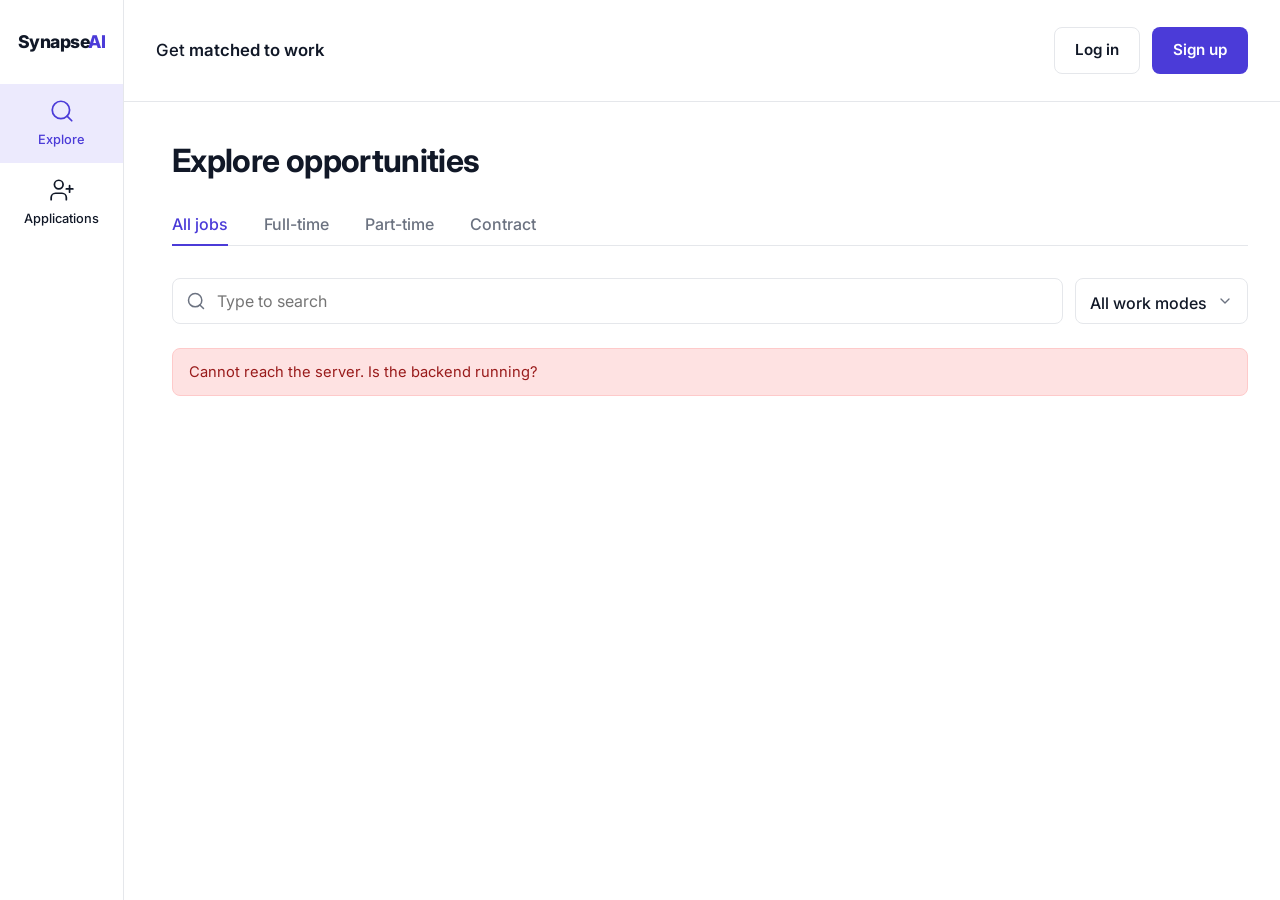
<file: frontend/index.html>
<!DOCTYPE html>
<html lang="en">
<head>
  <meta charset="UTF-8">
  <meta name="viewport" content="width=device-width, initial-scale=1.0">
  <title>SynapseAI | Explore opportunities</title>
  <link rel="preconnect" href="https://fonts.googleapis.com">
  <link rel="preconnect" href="https://fonts.gstatic.com" crossorigin>
  <link href="https://fonts.googleapis.com/css2?family=Inter:wght@400;500;600;700;800&display=swap" rel="stylesheet">
  <link rel="stylesheet" href="css/style.css">
</head>
<body>

  <aside class="sidebar" id="sidebar"></aside>

  <div class="main-area">
    <header class="topbar">
      <div class="topbar-title">Get <strong>matched to work</strong></div>
      <div class="topbar-actions" id="authActions"></div>
    </header>

    <main class="content">
      <h1 class="page-title">Explore opportunities</h1>

      <div class="tabs" id="tabs">
        <button class="tab active" data-type="">All jobs</button>
        <button class="tab" data-type="full-time">Full-time</button>
        <button class="tab" data-type="part-time">Part-time</button>
        <button class="tab" data-type="contract">Contract</button>
      </div>

      <div class="toolbar">
        <div class="search-field">
          <svg viewBox="0 0 24 24"><circle cx="11" cy="11" r="8"/><path d="m21 21-4.3-4.3"/></svg>
          <input type="text" id="search" placeholder="Type to search">
        </div>
        <select class="select-pill" id="workMode">
          <option value="">All work modes</option>
          <option value="remote">Remote</option>
          <option value="hybrid">Hybrid</option>
          <option value="onsite">Onsite</option>
        </select>
      </div>

      <div id="alert" class="alert alert-error hidden"></div>
      <div id="jobs" class="job-grid"></div>
      <div id="pagination" class="pagination"></div>
    </main>
  </div>

  <script src="js/api.js"></script>
  <script src="js/nav.js"></script>
  <script>
    const PER_PAGE = 8;
    const state = { q: "", jobType: "", workMode: "", page: 1 };

    const jobsEl = document.getElementById("jobs");
    const pagEl = document.getElementById("pagination");
    const alertEl = document.getElementById("alert");
    const authEl = document.getElementById("authActions");

    const SPARK = '<span class="spark"><svg viewBox="0 0 24 24"><path d="M12 2l2.4 7.6L22 12l-7.6 2.4L12 22l-2.4-7.6L2 12l7.6-2.4z"/></svg></span>';

    // Escape anything that came from the database before putting it in HTML
    function esc(value) {
      const d = document.createElement("div");
      d.textContent = value == null ? "" : String(value);
      return d.innerHTML;
    }
    function cap(s) {
      return s ? s.charAt(0).toUpperCase() + s.slice(1) : "";
    }

    function formatPay(j) {
      if (j.pay_min == null && j.pay_max == null) return "Pay not specified";
      const f = (n) => Number(n).toLocaleString("en-US");
      const range = j.pay_min != null && j.pay_max != null
        ? `${f(j.pay_min)} - ${f(j.pay_max)}`
        : f(j.pay_min != null ? j.pay_min : j.pay_max);
      return `${esc(j.currency)} ${range} / month`;
    }

    function postedLabel(iso) {
      const days = Math.max(0, Math.floor((Date.now() - new Date(iso).getTime()) / 86400000));
      if (days <= 7) return { text: "New opportunity", isNew: true };
      return { text: `Posted ${days} days ago`, isNew: false };
    }

    function jobCard(j) {
      const posted = postedLabel(j.created_at);
      const tags = j.skills.slice(0, 3).concat(cap(j.work_mode))
        .map((t) => `<span class="tag">${esc(t)}</span>`).join("");
      const place = j.location ? " \u00b7 " + esc(j.location) : "";
      return `
        <a class="card job-card" href="pages/job-detail.html?id=${Number(j.id)}">
          <div class="card-head">
            <h3>${esc(j.title)}</h3>
            <span class="apply-link">Apply \u2197</span>
          </div>
          <div class="pay">${formatPay(j)}</div>
          <div class="company">${esc(j.company)}${place}</div>
          <div class="meta">${tags}</div>
          <div class="card-footer">
            <div class="status-line">${posted.isNew ? SPARK : ""}<span>${posted.text}</span></div>
            <span>${esc(cap(j.job_type))}</span>
          </div>
        </a>`;
    }

    function pageItems(cur, total) {
      if (total <= 7) return Array.from({ length: total }, (_, i) => i + 1);
      const set = new Set([1, total]);
      for (let p = cur - 1; p <= cur + 1; p++) if (p > 1 && p < total) set.add(p);
      if (cur <= 3) [2, 3, 4].forEach((p) => set.add(p));
      if (cur >= total - 2) [total - 3, total - 2, total - 1].forEach((p) => set.add(p));
      const sorted = [...set].sort((a, b) => a - b);
      const out = [];
      sorted.forEach((p, i) => {
        if (i > 0 && p - sorted[i - 1] > 1) out.push("...");
        out.push(p);
      });
      return out;
    }

    function renderPagination(page, pages) {
      if (pages <= 1) { pagEl.innerHTML = ""; return; }
      let html = `<button class="page-btn" data-page="${page - 1}" ${page === 1 ? "disabled" : ""}>\u2039 Previous</button>`;
      pageItems(page, pages).forEach((p) => {
        html += p === "..."
          ? '<span class="page-gap">\u2026</span>'
          : `<button class="page-btn ${p === page ? "active" : ""}" data-page="${p}">${p}</button>`;
      });
      html += `<button class="page-btn" data-page="${page + 1}" ${page === pages ? "disabled" : ""}>Next \u203a</button>`;
      pagEl.innerHTML = html;
    }

    async function loadJobs() {
      alertEl.classList.add("hidden");
      jobsEl.innerHTML = '<div class="empty-state">Loading jobs...</div>';

      const params = { page: state.page, per_page: PER_PAGE };
      if (state.q) params.q = state.q;
      if (state.jobType) params.job_type = state.jobType;
      if (state.workMode) params.work_mode = state.workMode;

      try {
        const data = await api.listJobs(params);
        if (data.jobs.length === 0) {
          jobsEl.innerHTML = '<div class="empty-state">No jobs match your search yet.</div>';
        } else {
          jobsEl.innerHTML = data.jobs.map(jobCard).join("");
        }
        renderPagination(data.page, data.pages);
      } catch (err) {
        jobsEl.innerHTML = "";
        pagEl.innerHTML = "";
        alertEl.textContent = err.message;
        alertEl.classList.remove("hidden");
      }
    }

    function renderAuth() {
      const user = Auth.getUser();
      if (user && Auth.isLoggedIn()) {
        authEl.innerHTML =
          `<span class="muted">${esc(user.name || user.email)}</span>` +
          '<button class="btn btn-outline" id="logoutBtn">Log out</button>';
        document.getElementById("logoutBtn").addEventListener("click", () => {
          Auth.clear();
          renderAuth();
        });
      } else {
        authEl.innerHTML =
          '<a class="btn btn-outline" href="pages/login.html">Log in</a>' +
          '<a class="btn btn-primary" href="pages/register.html">Sign up</a>';
      }
    }

    // Tabs filter by job type
    document.getElementById("tabs").addEventListener("click", (e) => {
      const btn = e.target.closest(".tab");
      if (!btn) return;
      document.querySelectorAll(".tab").forEach((t) => t.classList.remove("active"));
      btn.classList.add("active");
      state.jobType = btn.dataset.type;
      state.page = 1;
      loadJobs();
    });

    // Search as you type (waits 350ms after the last keystroke)
    let timer;
    document.getElementById("search").addEventListener("input", (e) => {
      clearTimeout(timer);
      timer = setTimeout(() => {
        state.q = e.target.value.trim();
        state.page = 1;
        loadJobs();
      }, 350);
    });

    document.getElementById("workMode").addEventListener("change", (e) => {
      state.workMode = e.target.value;
      state.page = 1;
      loadJobs();
    });

    pagEl.addEventListener("click", (e) => {
      const btn = e.target.closest(".page-btn");
      if (!btn || btn.disabled) return;
      state.page = Number(btn.dataset.page);
      loadJobs();
      window.scrollTo({ top: 0, behavior: "smooth" });
    });

    renderAuth();
    loadJobs();
  </script>
</body>
</html>
</file>
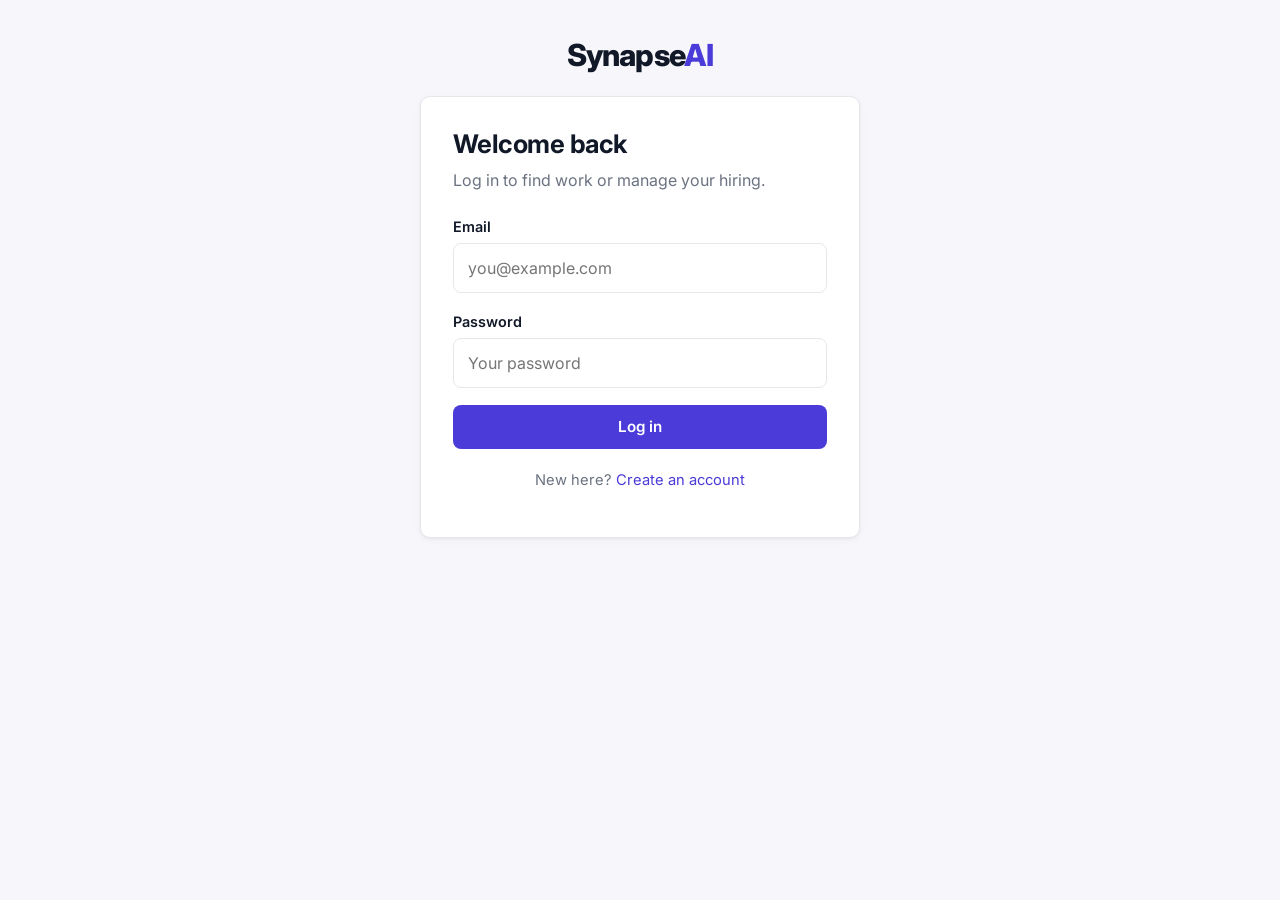
<file: frontend/pages/admin.html>
<!DOCTYPE html>
<html lang="en">
<head>
  <meta charset="UTF-8">
  <meta name="viewport" content="width=device-width, initial-scale=1.0">
  <title>Admin | SynapseAI</title>
  <link rel="preconnect" href="https://fonts.googleapis.com">
  <link rel="preconnect" href="https://fonts.gstatic.com" crossorigin>
  <link href="https://fonts.googleapis.com/css2?family=Inter:wght@400;500;600;700;800&display=swap" rel="stylesheet">
  <link rel="stylesheet" href="../css/style.css">
  <style>
    .eyebrow {
      display: flex;
      align-items: center;
      gap: 0.5rem;
      margin-bottom: 0.6rem;
      font-size: 0.78rem;
      font-weight: 600;
      letter-spacing: 0.12em;
      text-transform: uppercase;
      color: var(--primary);
    }
    .eyebrow::before {
      content: "";
      width: 8px;
      height: 8px;
      border-radius: 50%;
      background: var(--primary);
    }

    .tab .count {
      margin-left: 0.35rem;
      padding: 0.05rem 0.5rem;
      border-radius: 999px;
      background: var(--surface);
      color: var(--muted);
      font-size: 0.75rem;
      font-weight: 600;
    }
    .tab.active .count { background: var(--primary-light); color: var(--primary); }
    .tab .count.alert-count { background: #fef3c7; color: #92400e; }

    .panel-bar {
      display: flex;
      align-items: center;
      justify-content: space-between;
      flex-wrap: wrap;
      gap: 0.75rem;
      margin-bottom: 1rem;
    }
    .panel-bar select { width: auto; min-width: 180px; }

    .table-card { padding: 0; overflow: hidden; }
    .table-card th:first-child, .table-card td:first-child { padding-left: 1.5rem; }
    .table-card th:last-child, .table-card td:last-child { padding-right: 1.5rem; }
    .table-card tr:last-child td { border-bottom: none; }
    .name { font-weight: 600; color: var(--text); }
    a.name:hover { color: var(--primary); text-decoration: none; }
    .sub { color: var(--muted); font-size: 0.85rem; }
    .actions { display: flex; flex-wrap: wrap; gap: 0.4rem; }
    .note { color: var(--muted); font-size: 0.85rem; margin-top: 1rem; }
    .warn-badge { background: #fef3c7; color: #92400e; }
    .btn-success { background: var(--success); color: #fff; }
    .btn-success:hover:not(:disabled) { background: #166534; }
  </style>
</head>
<body>

  <aside class="sidebar" id="sidebar"></aside>

  <div class="main-area">
    <header class="topbar">
      <div class="topbar-title">Admin <strong>panel</strong></div>
      <div class="topbar-actions" id="authActions"></div>
    </header>

    <main class="content">
      <div class="eyebrow">Admin</div>
      <h1 class="page-title">Review and manage</h1>

      <div id="alert" class="alert alert-error hidden"></div>
      <div id="success" class="alert alert-success hidden"></div>
      <div id="tabs" class="tabs hidden"></div>
      <div id="panel"><div class="empty-state">Loading...</div></div>
    </main>
  </div>

  <script src="../js/api.js"></script>
  <script src="../js/nav.js"></script>
  <script>
    // Logged-out visitors go to log in, then come straight back here
    if (!Auth.isLoggedIn()) {
      location.replace("login.html?next=" + encodeURIComponent("admin.html"));
    }

    const user = Auth.getUser();
    const authEl = document.getElementById("authActions");
    const panelEl = document.getElementById("panel");
    const tabsEl = document.getElementById("tabs");
    const alertEl = document.getElementById("alert");
    const successEl = document.getElementById("success");

    // The admin routes are called directly here (apiRequest comes from api.js)
    const adminApi = {
      jobs: () => apiRequest("/admin/jobs", { auth: true }),
      employers: () => apiRequest("/admin/employers", { auth: true }),
      users: () => apiRequest("/admin/users", { auth: true }),
      setJob: (id, status) => apiRequest(`/admin/jobs/${id}`, { method: "PATCH", body: { status }, auth: true }),
      setEmployer: (id, is_approved) => apiRequest(`/admin/employers/${id}`, { method: "PATCH", body: { is_approved }, auth: true }),
      setUser: (id, is_active) => apiRequest(`/admin/users/${id}`, { method: "PATCH", body: { is_active }, auth: true }),
    };

    const JOB_LABELS = { pending: "Pending", open: "Live", closed: "Closed" };

    let data = { jobs: [], employers: [], users: [] };
    let activeTab = "jobs";
    let jobFilter = "pending";

    // Escape anything that came from the database before putting it in HTML
    function esc(value) {
      const d = document.createElement("div");
      d.textContent = value == null ? "" : String(value);
      return d.innerHTML;
    }
    function cap(s) {
      return s ? s.charAt(0).toUpperCase() + s.slice(1) : "";
    }
    function formatDate(iso) {
      if (!iso) return "";
      return new Date(iso).toLocaleDateString("en-GB", { day: "numeric", month: "short", year: "numeric" });
    }
    function showError(message) {
      successEl.classList.add("hidden");
      alertEl.textContent = message;
      alertEl.classList.remove("hidden");
    }
    function showSuccess(message) {
      alertEl.classList.add("hidden");
      successEl.textContent = message;
      successEl.classList.remove("hidden");
    }

    function renderAuth() {
      authEl.innerHTML =
        `<span class="muted">${esc(user.name || user.email)}</span>` +
        '<button class="btn btn-outline" id="logoutBtn">Log out</button>';
      document.getElementById("logoutBtn").addEventListener("click", () => {
        Auth.clear();
        location.href = "../index.html";
      });
    }

    // ---------- Tabs ----------
    function renderTabs() {
      const pendingJobs = data.jobs.filter((j) => j.status === "pending").length;
      const waitingEmployers = data.employers.filter((e) => !e.is_approved).length;
      const tabs = [
        ["jobs", "Jobs", pendingJobs, pendingJobs > 0],
        ["employers", "Employers", waitingEmployers, waitingEmployers > 0],
        ["users", "Users", data.users.length, false],
      ];
      tabsEl.innerHTML = tabs
        .map(([key, label, n, highlight]) =>
          `<button class="tab ${key === activeTab ? "active" : ""}" data-tab="${key}">${label}` +
          `<span class="count ${highlight && key !== activeTab ? "alert-count" : ""}">${n}</span></button>`)
        .join("");
      tabsEl.classList.remove("hidden");
    }

    // ---------- Jobs ----------
    function jobActions(j) {
      const id = Number(j.id);
      const employerId = Number(j.employer_id);
      const btn = (act, label, cls) =>
        `<button class="btn btn-small ${cls}" data-act="${act}" data-id="${id}" data-employer="${employerId}">${label}</button>`;

      if (j.status === "pending") {
        const approve = j.employer_approved
          ? btn("approve", "Approve", "btn-success")
          : btn("approve-both", "Approve company + job", "btn-success");
        return approve + btn("reject", "Reject", "btn-outline");
      }
      if (j.status === "open") return btn("close", "Close", "btn-outline");
      return j.employer_approved
        ? btn("reopen", "Reopen", "btn-outline")
        : btn("approve-both", "Approve company + reopen", "btn-outline");
    }

    function renderJobs() {
      const counts = { pending: 0, open: 0, closed: 0 };
      data.jobs.forEach((j) => { counts[j.status] = (counts[j.status] || 0) + 1; });

      const filterOptions = [
        ["pending", `Pending approval (${counts.pending})`],
        ["open", `Live (${counts.open})`],
        ["closed", `Closed (${counts.closed})`],
        ["all", `All jobs (${data.jobs.length})`],
      ].map(([v, l]) => `<option value="${v}" ${v === jobFilter ? "selected" : ""}>${l}</option>`).join("");

      const shown = jobFilter === "all" ? data.jobs : data.jobs.filter((j) => j.status === jobFilter);

      let body;
      if (shown.length === 0) {
        body = `<div class="card empty-state">${jobFilter === "pending" ? "Nothing waiting for approval. All caught up." : "No jobs here."}</div>`;
      } else {
        const rows = shown.map((j) => {
          const place = j.location ? " \u00b7 " + esc(j.location) : "";
          const employerBadge = j.employer_approved
            ? ""
            : '<div style="margin-top:0.35rem"><span class="badge warn-badge">Company not approved</span></div>';
          return `
            <tr>
              <td>
                <a class="name" href="job-detail.html?id=${Number(j.id)}">${esc(j.title)}</a>
                <div class="sub">${esc(j.company)}${place}</div>
                <div class="sub">${esc(cap(j.job_type))} \u00b7 ${esc(cap(j.work_mode))}</div>
              </td>
              <td><span class="badge badge-${esc(j.status)}">${esc(JOB_LABELS[j.status] || j.status)}</span>${employerBadge}</td>
              <td>${formatDate(j.created_at)}</td>
              <td><div class="actions">${jobActions(j)}</div></td>
            </tr>`;
        }).join("");
        body = `
          <div class="card table-card table-wrap">
            <table>
              <thead><tr><th>Job</th><th>Status</th><th>Posted</th><th>Actions</th></tr></thead>
              <tbody>${rows}</tbody>
            </table>
          </div>`;
      }

      panelEl.innerHTML = `
        <div class="panel-bar"><select id="jobFilter">${filterOptions}</select></div>
        ${body}`;
    }

    // ---------- Employers ----------
    function renderEmployers() {
      if (data.employers.length === 0) {
        panelEl.innerHTML = '<div class="card empty-state">No employers have signed up yet.</div>';
        return;
      }
      const rows = data.employers.map((e) => {
        const status = e.is_approved
          ? '<span class="badge badge-accepted">Approved</span>'
          : '<span class="badge badge-pending">Waiting</span>';
        const action = e.is_approved
          ? `<button class="btn btn-small btn-outline" data-act="revoke-employer" data-id="${Number(e.id)}" data-name="${esc(e.company_name)}">Revoke</button>`
          : `<button class="btn btn-small btn-success" data-act="approve-employer" data-id="${Number(e.id)}">Approve</button>`;
        return `
          <tr>
            <td>
              <div class="name">${esc(e.company_name)}</div>
              ${e.location ? `<div class="sub">${esc(e.location)}</div>` : ""}
            </td>
            <td>${esc(e.email)}</td>
            <td>${status}</td>
            <td>${formatDate(e.created_at)}</td>
            <td><div class="actions">${action}</div></td>
          </tr>`;
      }).join("");

      panelEl.innerHTML = `
        <div class="card table-card table-wrap">
          <table>
            <thead><tr><th>Company</th><th>Email</th><th>Status</th><th>Joined</th><th>Actions</th></tr></thead>
            <tbody>${rows}</tbody>
          </table>
        </div>
        <p class="note">Revoking a company stops its new jobs from being approved. It does not take jobs that are already live offline. Close those in the Jobs tab.</p>`;
    }

    // ---------- Users ----------
    function renderUsers() {
      if (data.users.length === 0) {
        panelEl.innerHTML = '<div class="card empty-state">No users yet.</div>';
        return;
      }
      const rows = data.users.map((u) => {
        const status = u.is_active
          ? '<span class="badge badge-open">Active</span>'
          : '<span class="badge badge-closed">Disabled</span>';
        let action;
        if (u.id === user.id) {
          action = '<span class="muted">This is you</span>';
        } else if (u.is_active) {
          action = `<button class="btn btn-small btn-outline" data-act="disable-user" data-id="${Number(u.id)}" data-name="${esc(u.email)}">Disable</button>`;
        } else {
          action = `<button class="btn btn-small btn-success" data-act="enable-user" data-id="${Number(u.id)}">Enable</button>`;
        }
        return `
          <tr>
            <td class="name">${esc(u.email)}</td>
            <td><span class="badge">${esc(u.role)}</span></td>
            <td>${status}</td>
            <td>${formatDate(u.created_at)}</td>
            <td><div class="actions">${action}</div></td>
          </tr>`;
      }).join("");

      panelEl.innerHTML = `
        <div class="card table-card table-wrap">
          <table>
            <thead><tr><th>Email</th><th>Role</th><th>Status</th><th>Joined</th><th>Actions</th></tr></thead>
            <tbody>${rows}</tbody>
          </table>
        </div>
        <p class="note">A disabled user can't log in. Someone already logged in may stay signed in for a few more minutes.</p>`;
    }

    function render() {
      renderTabs();
      if (activeTab === "jobs") renderJobs();
      else if (activeTab === "employers") renderEmployers();
      else renderUsers();
    }

    // ---------- Events ----------
    tabsEl.addEventListener("click", (e) => {
      const btn = e.target.closest(".tab");
      if (!btn) return;
      activeTab = btn.dataset.tab;
      render();
    });

    panelEl.addEventListener("change", (e) => {
      if (e.target.id === "jobFilter") {
        jobFilter = e.target.value;
        renderJobs();
      }
    });

    panelEl.addEventListener("click", async (e) => {
      const btn = e.target.closest("button[data-act]");
      if (!btn || btn.disabled) return;

      const id = Number(btn.dataset.id);
      const act = btn.dataset.act;
      let message = "";

      if (act === "reject" && !confirm("Reject this job? It will be closed and will not appear on the site.")) return;
      if (act === "close" && !confirm("Close this job? It will disappear from the site.")) return;
      if (act === "revoke-employer" && !confirm(`Revoke approval for ${btn.dataset.name}?`)) return;
      if (act === "disable-user" && !confirm(`Disable ${btn.dataset.name}? They won't be able to log in.`)) return;

      btn.disabled = true;
      try {
        if (act === "approve" || act === "reopen") {
          await adminApi.setJob(id, "open");
          message = "Job is now live.";
        } else if (act === "approve-both") {
          await adminApi.setEmployer(Number(btn.dataset.employer), true);
          await adminApi.setJob(id, "open");
          message = "Company approved and job is now live.";
        } else if (act === "reject" || act === "close") {
          await adminApi.setJob(id, "closed");
          message = "Job closed.";
        } else if (act === "approve-employer") {
          await adminApi.setEmployer(id, true);
          message = "Company approved.";
        } else if (act === "revoke-employer") {
          await adminApi.setEmployer(id, false);
          message = "Company approval revoked.";
        } else if (act === "disable-user") {
          await adminApi.setUser(id, false);
          message = "User disabled.";
        } else if (act === "enable-user") {
          await adminApi.setUser(id, true);
          message = "User enabled.";
        }
        await loadAll();
        showSuccess(message);
      } catch (err) {
        btn.disabled = false;
        showError(err.message);
      }
    });

    async function loadAll() {
      const [jobs, employers, users] = await Promise.all([
        adminApi.jobs(), adminApi.employers(), adminApi.users(),
      ]);
      data = { jobs: jobs.jobs, employers: employers.employers, users: users.users };
      render();
    }

    async function init() {
      if (!Auth.isLoggedIn()) return; // redirect to login is already under way
      renderAuth();

      if (user.role !== "admin") {
        panelEl.innerHTML = '<div class="card empty-state">This page is for admins only.</div>';
        return;
      }

      try {
        await loadAll();
      } catch (err) {
        if (!Auth.isLoggedIn()) {
          // The saved login expired: send them to log in again
          location.replace("login.html?next=" + encodeURIComponent("admin.html"));
          return;
        }
        panelEl.innerHTML = "";
        showError(err.message);
      }
    }

    init();
  </script>
</body>
</html>
</file>
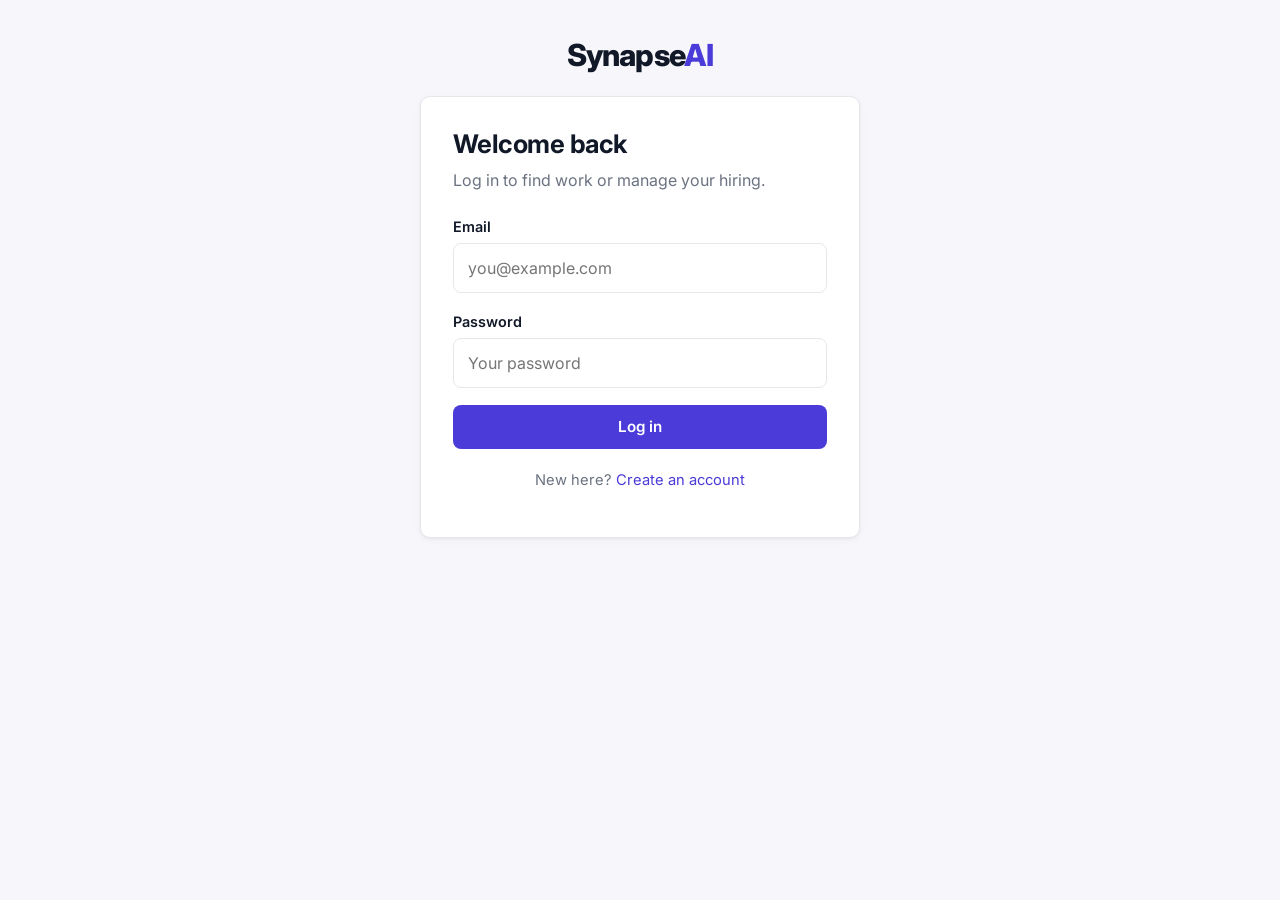
<file: frontend/pages/applicants.html>
<!DOCTYPE html>
<html lang="en">
<head>
  <meta charset="UTF-8">
  <meta name="viewport" content="width=device-width, initial-scale=1.0">
  <title>Applicants | SynapseAI</title>
  <link rel="preconnect" href="https://fonts.googleapis.com">
  <link rel="preconnect" href="https://fonts.gstatic.com" crossorigin>
  <link href="https://fonts.googleapis.com/css2?family=Inter:wght@400;500;600;700;800&display=swap" rel="stylesheet">
  <link rel="stylesheet" href="../css/style.css">
  <style>
    .eyebrow {
      display: flex;
      align-items: center;
      gap: 0.5rem;
      margin-bottom: 0.6rem;
      font-size: 0.78rem;
      font-weight: 600;
      letter-spacing: 0.12em;
      text-transform: uppercase;
      color: var(--primary);
    }
    .eyebrow::before {
      content: "";
      width: 8px;
      height: 8px;
      border-radius: 50%;
      background: var(--primary);
    }
    .back-link { display: inline-block; margin-bottom: 1.25rem; color: var(--muted); font-weight: 500; }
    .back-link:hover { color: var(--primary); text-decoration: none; }

    .tab .count {
      margin-left: 0.35rem;
      padding: 0.05rem 0.5rem;
      border-radius: 999px;
      background: var(--surface);
      color: var(--muted);
      font-size: 0.75rem;
      font-weight: 600;
    }
    .tab.active .count { background: var(--primary-light); color: var(--primary); }

    .applicant-list { display: grid; gap: 1rem; }
    .applicant { padding: 1.25rem 1.5rem; }
    .ap-head {
      display: flex;
      align-items: flex-start;
      justify-content: space-between;
      gap: 1rem;
    }
    .ap-head h3 { font-size: 1.15rem; font-weight: 600; margin-bottom: 0.1rem; }
    .ap-headline { color: #374151; }
    .ap-facts {
      display: flex;
      flex-wrap: wrap;
      gap: 0.4rem 1.25rem;
      margin-top: 0.75rem;
      color: var(--muted);
      font-size: 0.9rem;
    }
    .ap-skills { display: flex; flex-wrap: wrap; gap: 0.4rem; margin-top: 0.85rem; }
    .ap-letter {
      margin-top: 0.85rem;
      padding: 0.75rem 1rem;
      background: var(--surface);
      border-radius: 8px;
      color: #374151;
      font-size: 0.92rem;
      white-space: pre-line;
    }
    .ap-letter .lbl {
      display: block;
      margin-bottom: 0.2rem;
      font-size: 0.75rem;
      font-weight: 600;
      letter-spacing: 0.08em;
      text-transform: uppercase;
      color: var(--muted);
    }
    .ap-actions {
      display: flex;
      flex-wrap: wrap;
      align-items: center;
      gap: 0.5rem;
      margin-top: 1rem;
      padding-top: 1rem;
      border-top: 1px solid var(--border);
    }
    .ap-actions .spacer { flex: 1; }
    .btn-success { background: var(--success); color: #fff; }
    .btn-success:hover:not(:disabled) { background: #166534; }
    @media (max-width: 700px) {
      .ap-head { flex-direction: column; }
    }
  </style>
</head>
<body>

  <aside class="sidebar" id="sidebar"></aside>

  <div class="main-area">
    <header class="topbar">
      <div class="topbar-title">Hire <strong>great people</strong></div>
      <div class="topbar-actions" id="authActions"></div>
    </header>

    <main class="content">
      <a class="back-link" href="employer.html">&larr; Back to dashboard</a>
      <div class="eyebrow">Applicants</div>
      <h1 class="page-title" id="pageTitle">Applicants</h1>

      <div id="alert" class="alert alert-error hidden"></div>
      <div id="tabs" class="tabs hidden"></div>
      <div id="list" class="applicant-list"><div class="empty-state">Loading applicants...</div></div>
    </main>
  </div>

  <script src="../js/api.js"></script>
  <script src="../js/nav.js"></script>
  <script>
    const params = new URLSearchParams(location.search);
    const jobId = Number(params.get("id"));
    const returnTo = "applicants.html?id=" + jobId;

    // Logged-out visitors go to log in, then come straight back here
    if (!Auth.isLoggedIn()) {
      location.replace("login.html?next=" + encodeURIComponent(returnTo));
    }

    const user = Auth.getUser();
    const authEl = document.getElementById("authActions");
    const listEl = document.getElementById("list");
    const tabsEl = document.getElementById("tabs");
    const alertEl = document.getElementById("alert");
    const titleEl = document.getElementById("pageTitle");

    const STATUSES = ["applied", "shortlisted", "accepted", "rejected"];
    const STATUS_LABELS = {
      applied: "Applied",
      shortlisted: "Shortlisted",
      accepted: "Accepted",
      rejected: "Not selected",
    };

    let applications = [];
    let activeFilter = "all";

    // Escape anything that came from the database before putting it in HTML
    function esc(value) {
      const d = document.createElement("div");
      d.textContent = value == null ? "" : String(value);
      return d.innerHTML;
    }
    function cap(s) {
      return s ? s.charAt(0).toUpperCase() + s.slice(1) : "";
    }
    function formatDate(iso) {
      if (!iso) return "";
      return new Date(iso).toLocaleDateString("en-GB", { day: "numeric", month: "short", year: "numeric" });
    }
    function showError(message) {
      alertEl.textContent = message;
      alertEl.classList.remove("hidden");
    }

    function renderAuth() {
      authEl.innerHTML =
        `<span class="muted">${esc(user.name || user.email)}</span>` +
        '<button class="btn btn-outline" id="logoutBtn">Log out</button>';
      document.getElementById("logoutBtn").addEventListener("click", () => {
        Auth.clear();
        location.href = "../index.html";
      });
    }

    function countFor(status) {
      return applications.filter((a) => a.status === status).length;
    }

    function renderTabs() {
      const tabs = [["all", "All", applications.length]]
        .concat(STATUSES.map((s) => [s, STATUS_LABELS[s], countFor(s)]));
      tabsEl.innerHTML = tabs
        .map(([key, label, n]) =>
          `<button class="tab ${key === activeFilter ? "active" : ""}" data-filter="${key}">${label}<span class="count">${n}</span></button>`)
        .join("");
      tabsEl.classList.remove("hidden");
    }

    function actionButtons(a) {
      const btn = (status, label, cls) =>
        `<button class="btn btn-small ${cls}" data-action="${status}" data-id="${Number(a.id)}" ${a.status === status ? "disabled" : ""}>${label}</button>`;
      return (
        btn("shortlisted", "Shortlist", "btn-outline") +
        btn("accepted", "Accept", "btn-success") +
        '<span class="spacer"></span>' +
        btn("rejected", "Reject", "btn-outline")
      );
    }

    function applicantCard(a) {
      const c = a.candidate;
      const skills = c.skills.map((s) => `<span class="tag">${esc(s)}</span>`).join("");

      const facts = [];
      if (c.location) facts.push(esc(c.location));
      if (c.experience_years != null) facts.push(`${Number(c.experience_years)} yr${Number(c.experience_years) === 1 ? "" : "s"} experience`);
      if (c.availability) facts.push(esc(cap(c.availability)));
      facts.push(`<a href="mailto:${esc(c.email)}">${esc(c.email)}</a>`);

      // An uploaded CV opens through a short-lived link; an older pasted link still works
      let resume;
      if (c.has_resume) {
        resume = `<button class="btn btn-small btn-outline" data-view-cv="${Number(a.id)}">View CV \u2197</button>`;
      } else if (c.resume_url && /^https?:\/\//i.test(c.resume_url)) {
        resume = `<a class="btn btn-small btn-outline" href="${esc(c.resume_url)}" target="_blank" rel="noopener noreferrer">View CV \u2197</a>`;
      } else {
        resume = '<span class="muted" style="font-size:0.88rem">No CV added</span>';
      }

      const letter = a.cover_letter
        ? `<div class="ap-letter"><span class="lbl">Cover letter</span>${esc(a.cover_letter)}</div>`
        : "";

      return `
        <div class="card applicant" id="app-${Number(a.id)}">
          <div class="ap-head">
            <div>
              <h3>${esc(c.full_name)}</h3>
              ${c.headline ? `<div class="ap-headline">${esc(c.headline)}</div>` : ""}
            </div>
            <span class="badge badge-${esc(a.status)}">${esc(STATUS_LABELS[a.status] || a.status)}</span>
          </div>
          <div class="ap-facts">${facts.map((f) => `<span>${f}</span>`).join("")}</div>
          ${skills ? `<div class="ap-skills">${skills}</div>` : ""}
          ${letter}
          <div class="ap-actions">
            ${actionButtons(a)}
            ${resume}
          </div>
          <div class="muted" style="font-size:0.82rem;margin-top:0.75rem">Applied on ${formatDate(a.created_at)}</div>
        </div>`;
    }

    function renderList() {
      if (applications.length === 0) {
        listEl.innerHTML = '<div class="card empty-state">Nobody has applied to this job yet.</div>';
        return;
      }
      const shown = activeFilter === "all"
        ? applications
        : applications.filter((a) => a.status === activeFilter);
      listEl.innerHTML = shown.length
        ? shown.map(applicantCard).join("")
        : '<div class="empty-state">No applicants with this status.</div>';
    }

    tabsEl.addEventListener("click", (e) => {
      const btn = e.target.closest(".tab");
      if (!btn) return;
      activeFilter = btn.dataset.filter;
      renderTabs();
      renderList();
    });

    // Shortlist / Accept / Reject
    listEl.addEventListener("click", async (e) => {
      const btn = e.target.closest("button[data-action]");
      if (!btn || btn.disabled) return;

      const id = Number(btn.dataset.id);
      const status = btn.dataset.action;
      const app = applications.find((a) => a.id === id);
      if (!app) return;

      if (status === "rejected" && !confirm(`Reject ${app.candidate.full_name}? They will see "Not selected" on their applications page.`)) {
        return;
      }

      alertEl.classList.add("hidden");
      btn.disabled = true;
      try {
        const data = await api.setApplicationStatus(id, status);
        app.status = data.application.status;
        renderTabs();
        renderList();
      } catch (err) {
        btn.disabled = false;
        showError(err.message);
      }
    });

        // View CV: ask the server for a link that works for 5 minutes
    listEl.addEventListener("click", async (e) => {
      const btn = e.target.closest("button[data-view-cv]");
      if (!btn) return;

      alertEl.classList.add("hidden");
      // Open the tab first so the browser doesn't block it as a pop-up
      const tab = window.open("about:blank", "_blank");
      btn.disabled = true;
      try {
        const data = await api.applicantResumeLink(Number(btn.dataset.viewCv));
        if (tab) { tab.opener = null; tab.location = data.url; }
        else location.href = data.url;
      } catch (err) {
        if (tab) tab.close();
        showError(err.message);
      } finally {
        btn.disabled = false;
      }
    }); 

    async function init() {
      if (!Auth.isLoggedIn()) return; // redirect to login is already under way
      renderAuth();

      if (user.role !== "employer") {
        listEl.innerHTML = '<div class="card empty-state">This page is for employers. Log in with an employer account to review applicants.</div>';
        return;
      }
      if (!jobId) {
        listEl.innerHTML = '<div class="card empty-state">That link looks wrong. <a href="employer.html">Back to dashboard</a></div>';
        return;
      }

      try {
        const [jobData, appData] = await Promise.all([api.getJob(jobId), api.jobApplicants(jobId)]);
        titleEl.textContent = jobData.job.title;
        document.title = `${jobData.job.title} applicants | SynapseAI`;
        applications = appData.applications;
        renderTabs();
        renderList();
      } catch (err) {
        if (!Auth.isLoggedIn()) {
          // The saved login expired: send them to log in again
          location.replace("login.html?next=" + encodeURIComponent(returnTo));
          return;
        }
        listEl.innerHTML = `<div class="card empty-state">${esc(err.message)}<br><br><a href="employer.html">Back to dashboard</a></div>`;
      }
    }

    init();
  </script>
</body>
</html>
</file>
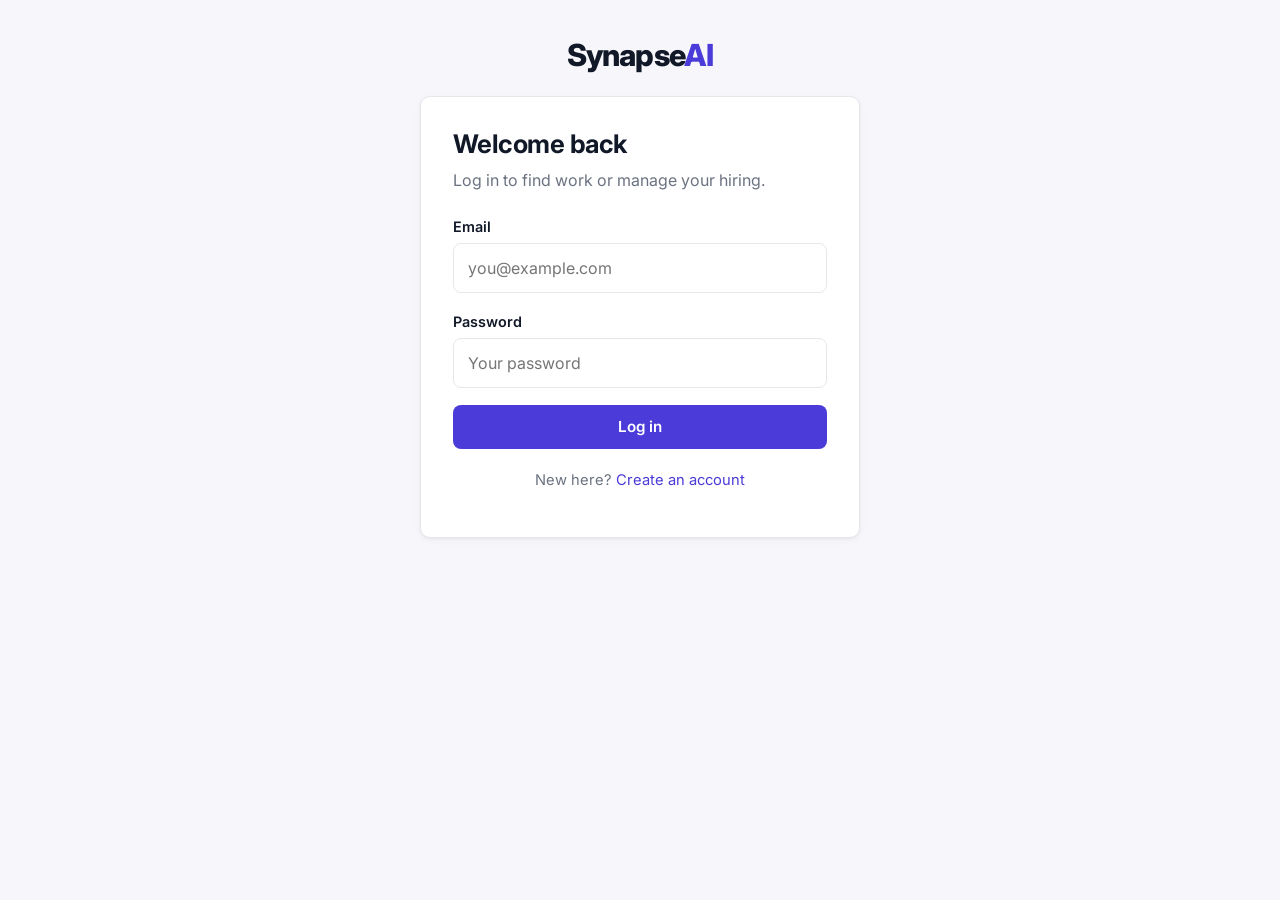
<file: frontend/pages/applications.html>
<!DOCTYPE html>
<html lang="en">
<head>
  <meta charset="UTF-8">
  <meta name="viewport" content="width=device-width, initial-scale=1.0">
  <title>My applications | SynapseAI</title>
  <link rel="preconnect" href="https://fonts.googleapis.com">
  <link rel="preconnect" href="https://fonts.gstatic.com" crossorigin>
  <link href="https://fonts.googleapis.com/css2?family=Inter:wght@400;500;600;700;800&display=swap" rel="stylesheet">
  <link rel="stylesheet" href="../css/style.css">
  <style>
    .eyebrow {
      display: flex;
      align-items: center;
      gap: 0.5rem;
      margin-bottom: 0.6rem;
      font-size: 0.78rem;
      font-weight: 600;
      letter-spacing: 0.12em;
      text-transform: uppercase;
      color: var(--primary);
    }
    .eyebrow::before {
      content: "";
      width: 8px;
      height: 8px;
      border-radius: 50%;
      background: var(--primary);
    }

    .stats {
      display: grid;
      grid-template-columns: repeat(4, minmax(0, 1fr));
      gap: 1rem;
      margin-bottom: 1.75rem;
    }
    .stat { padding: 1rem 1.25rem; }
    .stat .num { font-size: 1.8rem; font-weight: 700; letter-spacing: -0.02em; }
    .stat .lbl { color: var(--muted); font-size: 0.85rem; }

    .tab .count {
      margin-left: 0.35rem;
      padding: 0.05rem 0.5rem;
      border-radius: 999px;
      background: var(--surface);
      color: var(--muted);
      font-size: 0.75rem;
      font-weight: 600;
    }
    .tab.active .count { background: var(--primary-light); color: var(--primary); }

    .app-list { display: grid; gap: 1rem; }
    .app-card { padding: 1.25rem 1.5rem; }
    .app-head {
      display: flex;
      align-items: flex-start;
      justify-content: space-between;
      gap: 1rem;
    }
    .app-head h3 { font-size: 1.15rem; font-weight: 600; margin-bottom: 0.15rem; }
    .app-head h3 a { color: var(--text); }
    .app-head h3 a:hover { color: var(--primary); text-decoration: none; }
    .app-company { color: var(--muted); }
    .app-meta { color: var(--muted); font-size: 0.88rem; margin-top: 0.75rem; }
    .app-letter {
      margin-top: 0.75rem;
      padding: 0.75rem 1rem;
      background: var(--surface);
      border-radius: 8px;
      color: #374151;
      font-size: 0.92rem;
      white-space: pre-line;
    }
    .app-letter .lbl {
      display: block;
      margin-bottom: 0.2rem;
      font-size: 0.75rem;
      font-weight: 600;
      letter-spacing: 0.08em;
      text-transform: uppercase;
      color: var(--muted);
    }

    /* Progress tracker */
    .tracker { display: flex; align-items: center; margin-top: 1.1rem; }
    .step { display: flex; align-items: center; gap: 0.5rem; font-size: 0.85rem; font-weight: 500; color: var(--muted); }
    .step .dot {
      width: 22px;
      height: 22px;
      border-radius: 50%;
      border: 2px solid var(--border);
      background: #fff;
      display: flex;
      align-items: center;
      justify-content: center;
      font-size: 0.7rem;
      color: #fff;
      flex-shrink: 0;
    }
    .step.done { color: var(--text); }
    .step.done .dot { background: var(--primary); border-color: var(--primary); }
    .step.current { color: var(--primary); font-weight: 600; }
    .step.current .dot { border-color: var(--primary); box-shadow: 0 0 0 3px var(--primary-light); }
    .step.failed { color: var(--danger); font-weight: 600; }
    .step.failed .dot { background: var(--danger); border-color: var(--danger); }
    .line { flex: 1; height: 2px; background: var(--border); margin: 0 0.6rem; min-width: 16px; }
    .line.done { background: var(--primary); }

    @media (max-width: 700px) {
      .stats { grid-template-columns: repeat(2, minmax(0, 1fr)); }
      .app-head { flex-direction: column; }
      .step span.text { display: none; }
      .step.current span.text, .step.failed span.text { display: inline; }
    }
  </style>
</head>
<body>

<aside class="sidebar" id="sidebar"></aside>

  <div class="main-area">
    <header class="topbar">
      <div class="topbar-title">Get <strong>matched to work</strong></div>
      <div class="topbar-actions" id="authActions"></div>
    </header>

    <main class="content">
      <div class="eyebrow">Your applications</div>
      <h1 class="page-title">My applications</h1>

      <div id="alert" class="alert alert-error hidden"></div>
      <div id="stats" class="stats hidden"></div>
      <div id="tabs" class="tabs hidden"></div>
      <div id="list" class="app-list"><div class="empty-state">Loading your applications...</div></div>
    </main>
  </div>

  
  <script src="../js/api.js"></script>
  <script src="../js/nav.js"></script>
  <script>
    // Logged-out visitors go to log in, then come straight back here
    if (!Auth.isLoggedIn()) {
      location.replace("login.html?next=" + encodeURIComponent("applications.html"));
    }

    const user = Auth.getUser();
    const authEl = document.getElementById("authActions");
    const listEl = document.getElementById("list");
    const tabsEl = document.getElementById("tabs");
    const statsEl = document.getElementById("stats");
    const alertEl = document.getElementById("alert");

    const STATUSES = ["applied", "shortlisted", "accepted", "rejected"];
    const STATUS_LABELS = {
      applied: "Applied",
      shortlisted: "Shortlisted",
      accepted: "Accepted",
      rejected: "Not selected",
    };

    let applications = [];
    let activeFilter = "all";

    // Escape anything that came from the database before putting it in HTML
    function esc(value) {
      const d = document.createElement("div");
      d.textContent = value == null ? "" : String(value);
      return d.innerHTML;
    }

    function formatDate(iso) {
      if (!iso) return "";
      return new Date(iso).toLocaleDateString("en-GB", { day: "numeric", month: "short", year: "numeric" });
    }

    function renderAuth() {
      authEl.innerHTML =
        `<span class="muted">${esc(user.name || user.email)}</span>` +
        '<button class="btn btn-outline" id="logoutBtn">Log out</button>';
      document.getElementById("logoutBtn").addEventListener("click", () => {
        Auth.clear();
        location.href = "../index.html";
      });
    }

    function tracker(status) {
      const dot = (cls, mark) => `<span class="dot">${mark || ""}</span>`;
      const check = "\u2713";

      if (status === "rejected") {
        return `
          <div class="tracker">
            <div class="step done"><span class="dot">${check}</span><span class="text">Applied</span></div>
            <div class="line done"></div>
            <div class="step failed"><span class="dot">\u00d7</span><span class="text">Not selected</span></div>
          </div>`;
      }

      const order = ["applied", "shortlisted", "accepted"];
      const reached = order.indexOf(status);
      const parts = order.map((s, i) => {
        let cls = "step";
        let mark = "";
        if (i < reached || (i === reached && status === "accepted")) { cls += " done"; mark = check; }
        else if (i === reached) { cls += " current"; }
        const line = i < order.length - 1
          ? `<div class="line ${i < reached ? "done" : ""}"></div>` : "";
        return `<div class="${cls}"><span class="dot">${mark}</span><span class="text">${STATUS_LABELS[s]}</span></div>${line}`;
      });
      return `<div class="tracker">${parts.join("")}</div>`;
    }

    function appCard(a) {
      const letter = a.cover_letter
        ? `<div class="app-letter"><span class="lbl">Your cover letter</span>${esc(a.cover_letter)}</div>` : "";
      return `
        <div class="card app-card">
          <div class="app-head">
            <div>
              <h3><a href="job-detail.html?id=${Number(a.job_id)}">${esc(a.job_title)}</a></h3>
              <div class="app-company">${esc(a.company)}</div>
            </div>
            <span class="badge badge-${esc(a.status)}">${esc(STATUS_LABELS[a.status] || a.status)}</span>
          </div>
          ${tracker(a.status)}
          <div class="app-meta">Applied on ${formatDate(a.created_at)}</div>
          ${letter}
        </div>`;
    }

    function countFor(status) {
      return applications.filter((a) => a.status === status).length;
    }

    function renderStats() {
      const items = [
        ["Total", applications.length],
        ["Under review", countFor("applied")],
        ["Shortlisted", countFor("shortlisted")],
        ["Accepted", countFor("accepted")],
      ];
      statsEl.innerHTML = items
        .map(([label, num]) => `<div class="card stat"><div class="num">${num}</div><div class="lbl">${label}</div></div>`)
        .join("");
      statsEl.classList.remove("hidden");
    }

    function renderTabs() {
      const tabs = [["all", "All", applications.length]]
        .concat(STATUSES.map((s) => [s, STATUS_LABELS[s], countFor(s)]));
      tabsEl.innerHTML = tabs
        .map(([key, label, n]) =>
          `<button class="tab ${key === activeFilter ? "active" : ""}" data-filter="${key}">${label}<span class="count">${n}</span></button>`)
        .join("");
      tabsEl.classList.remove("hidden");
    }

    function renderList() {
      if (applications.length === 0) {
        listEl.innerHTML = `
          <div class="empty-state">
            You haven't applied to any jobs yet.<br><br>
            <a class="btn btn-primary" href="../index.html">Browse jobs</a>
          </div>`;
        return;
      }
      const shown = activeFilter === "all"
        ? applications
        : applications.filter((a) => a.status === activeFilter);
      listEl.innerHTML = shown.length
        ? shown.map(appCard).join("")
        : '<div class="empty-state">No applications with this status.</div>';
    }

    tabsEl.addEventListener("click", (e) => {
      const btn = e.target.closest(".tab");
      if (!btn) return;
      activeFilter = btn.dataset.filter;
      renderTabs();
      renderList();
    });

    async function init() {
      if (!Auth.isLoggedIn()) return; // redirect to login is already under way
      renderAuth();

      if (user.role !== "candidate") {
        listEl.innerHTML = '<div class="empty-state">This page is for candidates. Log in with a candidate account to see your applications.</div>';
        return;
      }

      try {
        const data = await api.myApplications();
        applications = data.applications;
        renderStats();
        renderTabs();
        renderList();
      } catch (err) {
        if (!Auth.isLoggedIn()) {
          // The saved login expired: send them to log in again
          location.replace("login.html?next=" + encodeURIComponent("applications.html"));
          return;
        }
        listEl.innerHTML = "";
        alertEl.textContent = err.message;
        alertEl.classList.remove("hidden");
      }
    }

    init();
  </script>
</body>
</html>
</file>
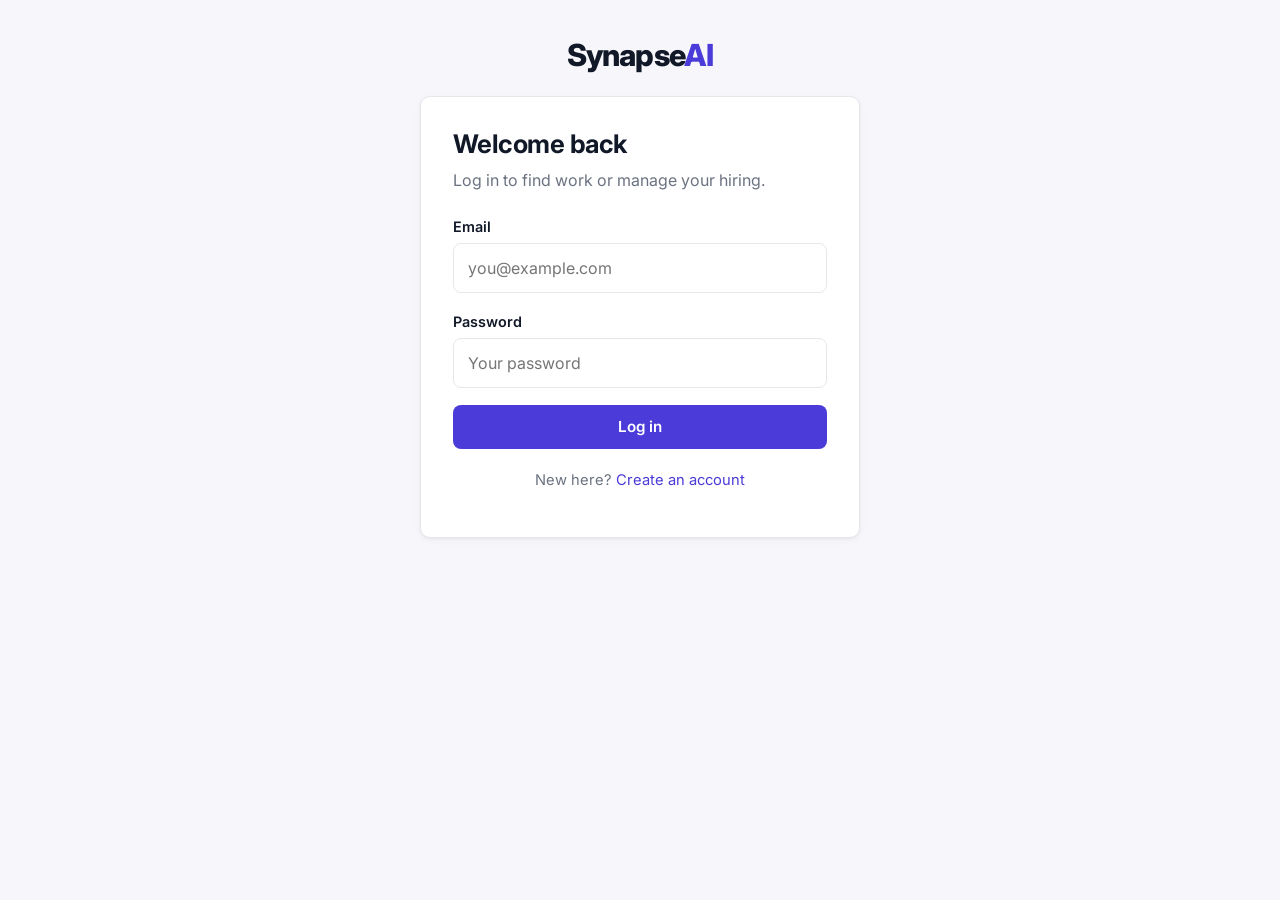
<file: frontend/pages/employer.html>
<!DOCTYPE html>
<html lang="en">
<head>
  <meta charset="UTF-8">
  <meta name="viewport" content="width=device-width, initial-scale=1.0">
  <title>Employer dashboard | SynapseAI</title>
  <link rel="preconnect" href="https://fonts.googleapis.com">
  <link rel="preconnect" href="https://fonts.gstatic.com" crossorigin>
  <link href="https://fonts.googleapis.com/css2?family=Inter:wght@400;500;600;700;800&display=swap" rel="stylesheet">
  <link rel="stylesheet" href="../css/style.css">
  <style>
    .eyebrow {
      display: flex;
      align-items: center;
      gap: 0.5rem;
      margin-bottom: 0.6rem;
      font-size: 0.78rem;
      font-weight: 600;
      letter-spacing: 0.12em;
      text-transform: uppercase;
      color: var(--primary);
    }
    .eyebrow::before {
      content: "";
      width: 8px;
      height: 8px;
      border-radius: 50%;
      background: var(--primary);
    }

    .head-row {
      display: flex;
      align-items: center;
      justify-content: space-between;
      flex-wrap: wrap;
      gap: 1rem;
      margin-bottom: 1.5rem;
    }
    .head-row .page-title { margin: 0; }

    .notice {
      padding: 0.85rem 1rem;
      border-radius: 8px;
      margin-bottom: 1.25rem;
      font-size: 0.92rem;
      background: #fef3c7;
      color: #92400e;
      border: 1px solid #fde68a;
    }

    .stats {
      display: grid;
      grid-template-columns: repeat(4, minmax(0, 1fr));
      gap: 1rem;
      margin-bottom: 1.75rem;
    }
    .stat { padding: 1rem 1.25rem; }
    .stat .num { font-size: 1.8rem; font-weight: 700; letter-spacing: -0.02em; }
    .stat .lbl { color: var(--muted); font-size: 0.85rem; }

    .post-card { margin-bottom: 1.75rem; }
    .post-card h2 { font-size: 1.2rem; margin-bottom: 1.25rem; }
    .form-grid { display: grid; grid-template-columns: 1fr 1fr; gap: 0 1rem; }
    .form-grid .full { grid-column: 1 / -1; }
    .hint { color: var(--muted); font-size: 0.8rem; margin-top: 0.25rem; }
    .form-actions { display: flex; gap: 0.75rem; margin-top: 0.5rem; }

    .jobs-card { padding: 0; overflow: hidden; }
    .jobs-card th:first-child, .jobs-card td:first-child { padding-left: 1.5rem; }
    .jobs-card th:last-child, .jobs-card td:last-child { padding-right: 1.5rem; }
    .jobs-card tr:last-child td { border-bottom: none; }
    .job-name { font-weight: 600; color: var(--text); }
    .job-name:hover { color: var(--primary); text-decoration: none; }
    .job-sub { color: var(--muted); font-size: 0.85rem; }

    @media (max-width: 700px) {
      .stats { grid-template-columns: repeat(2, minmax(0, 1fr)); }
      .form-grid { grid-template-columns: 1fr; }
    }
  </style>
</head>
<body>

  <aside class="sidebar" id="sidebar"></aside>

  <div class="main-area">
    <header class="topbar">
      <div class="topbar-title">Hire <strong>great people</strong></div>
      <div class="topbar-actions" id="authActions"></div>
    </header>

    <main class="content">
      <div class="eyebrow">Employer dashboard</div>
      <div class="head-row">
        <h1 class="page-title" id="pageTitle">Your jobs</h1>
        <button class="btn btn-primary hidden" id="toggleFormBtn">Post a job</button>
      </div>

      <div id="alert" class="alert alert-error hidden"></div>
      <div id="success" class="alert alert-success hidden"></div>
      <div id="approvalNotice" class="notice hidden"></div>

      <div id="stats" class="stats hidden"></div>

      <section id="postCard" class="card post-card hidden">
        <h2>Post a new job</h2>
        <div id="formAlert" class="alert alert-error hidden"></div>
        <form id="jobForm" novalidate>
          <div class="form-grid">
            <div class="form-group full">
              <label for="title">Job title</label>
              <input type="text" id="title" maxlength="200" placeholder="e.g. Backend Engineer (Python)">
            </div>
            <div class="form-group full">
              <label for="description">Description</label>
              <textarea id="description" maxlength="5000" placeholder="What will the person do? What skills or experience do they need?"></textarea>
            </div>
            <div class="form-group">
              <label for="location">Location</label>
              <input type="text" id="location" maxlength="150" placeholder="e.g. Nairobi, or Anywhere in Kenya">
            </div>
            <div class="form-group">
              <label for="workMode">Work mode</label>
              <select id="workMode">
                <option value="remote">Remote</option>
                <option value="hybrid">Hybrid</option>
                <option value="onsite">Onsite</option>
              </select>
            </div>
            <div class="form-group">
              <label for="jobType">Job type</label>
              <select id="jobType">
                <option value="full-time">Full-time</option>
                <option value="part-time">Part-time</option>
                <option value="contract">Contract</option>
              </select>
            </div>
            <div class="form-group">
              <label for="currency">Currency</label>
              <select id="currency">
                <option value="KES">KES</option>
                <option value="USD">USD</option>
              </select>
            </div>
            <div class="form-group">
              <label for="payMin">Pay from (per month)</label>
              <input type="number" id="payMin" min="0" step="1" placeholder="e.g. 80000">
            </div>
            <div class="form-group">
              <label for="payMax">Pay up to (per month)</label>
              <input type="number" id="payMax" min="0" step="1" placeholder="e.g. 120000">
            </div>
            <div class="form-group full">
              <label for="skills">Skills</label>
              <input type="text" id="skills" placeholder="Python, Flask, PostgreSQL">
              <div class="hint">Separate skills with commas.</div>
            </div>
          </div>
          <p class="muted" style="margin:0 0 1rem;font-size:0.88rem">New jobs are reviewed by an admin before they appear on the site.</p>
          <div class="form-actions">
            <button type="submit" class="btn btn-primary" id="submitBtn">Submit job</button>
            <button type="button" class="btn btn-outline" id="cancelBtn">Cancel</button>
          </div>
        </form>
      </section>

      <div id="jobsArea"><div class="empty-state">Loading your jobs...</div></div>
    </main>
  </div>

  <script src="../js/api.js"></script>
  <script src="../js/nav.js"></script>
  <script>
    // Logged-out visitors go to log in, then come straight back here
    if (!Auth.isLoggedIn()) {
      location.replace("login.html?next=" + encodeURIComponent("employer.html"));
    }

    const user = Auth.getUser();
    const authEl = document.getElementById("authActions");
    const jobsArea = document.getElementById("jobsArea");
    const statsEl = document.getElementById("stats");
    const alertEl = document.getElementById("alert");
    const successEl = document.getElementById("success");
    const noticeEl = document.getElementById("approvalNotice");
    const postCard = document.getElementById("postCard");
    const toggleBtn = document.getElementById("toggleFormBtn");
    const form = document.getElementById("jobForm");
    const formAlert = document.getElementById("formAlert");
    const submitBtn = document.getElementById("submitBtn");

    const STATUS_LABELS = { pending: "Pending approval", open: "Live", closed: "Closed" };

    // Escape anything that came from the database before putting it in HTML
    function esc(value) {
      const d = document.createElement("div");
      d.textContent = value == null ? "" : String(value);
      return d.innerHTML;
    }
    function cap(s) {
      return s ? s.charAt(0).toUpperCase() + s.slice(1) : "";
    }
    function formatDate(iso) {
      if (!iso) return "";
      return new Date(iso).toLocaleDateString("en-GB", { day: "numeric", month: "short", year: "numeric" });
    }
    function formatPay(j) {
      if (j.pay_min == null && j.pay_max == null) return "Pay not specified";
      const f = (n) => Number(n).toLocaleString("en-US");
      const range = j.pay_min != null && j.pay_max != null
        ? `${f(j.pay_min)} - ${f(j.pay_max)}`
        : f(j.pay_min != null ? j.pay_min : j.pay_max);
      return `${esc(j.currency)} ${range} / month`;
    }

    function show(el, message) {
      el.textContent = message;
      el.classList.remove("hidden");
    }
    function hide(el) {
      el.classList.add("hidden");
    }

    function renderAuth() {
      authEl.innerHTML =
        `<span class="muted">${esc(user.name || user.email)}</span>` +
        '<button class="btn btn-outline" id="logoutBtn">Log out</button>';
      document.getElementById("logoutBtn").addEventListener("click", () => {
        Auth.clear();
        location.href = "../index.html";
      });
    }

    function renderStats(jobs) {
      const live = jobs.filter((j) => j.status === "open").length;
      const pending = jobs.filter((j) => j.status === "pending").length;
      const applicants = jobs.reduce((sum, j) => sum + (j.applicant_count || 0), 0);
      const items = [["Jobs posted", jobs.length], ["Live", live], ["Pending approval", pending], ["Total applicants", applicants]];
      statsEl.innerHTML = items
        .map(([label, num]) => `<div class="card stat"><div class="num">${num}</div><div class="lbl">${label}</div></div>`)
        .join("");
      statsEl.classList.remove("hidden");
    }

    function renderJobs(jobs) {
      if (jobs.length === 0) {
        jobsArea.innerHTML = `
          <div class="card empty-state">
            You haven't posted any jobs yet.<br><br>
            <button class="btn btn-primary" id="emptyPostBtn">Post your first job</button>
          </div>`;
        document.getElementById("emptyPostBtn").addEventListener("click", openForm);
        return;
      }

      const rows = jobs.map((j) => {
        const n = j.applicant_count || 0;
        const applicants = n > 0
          ? `<a href="applicants.html?id=${Number(j.id)}">${n} applicant${n === 1 ? "" : "s"}</a>`
          : '<span class="muted">None yet</span>';
        const place = j.location ? " \u00b7 " + esc(j.location) : "";
        return `
          <tr>
            <td>
              <a class="job-name" href="job-detail.html?id=${Number(j.id)}">${esc(j.title)}</a>
              <div class="job-sub">${esc(cap(j.job_type))} \u00b7 ${esc(cap(j.work_mode))}${place}</div>
              <div class="job-sub">${formatPay(j)}</div>
            </td>
            <td><span class="badge badge-${esc(j.status)}">${esc(STATUS_LABELS[j.status] || j.status)}</span></td>
            <td>${applicants}</td>
            <td>${formatDate(j.created_at)}</td>
          </tr>`;
      }).join("");

      jobsArea.innerHTML = `
        <div class="card jobs-card table-wrap">
          <table>
            <thead><tr><th>Job</th><th>Status</th><th>Applicants</th><th>Posted</th></tr></thead>
            <tbody>${rows}</tbody>
          </table>
        </div>`;
    }

    function openForm() {
      hide(successEl);
      postCard.classList.remove("hidden");
      document.getElementById("title").focus();
      postCard.scrollIntoView({ behavior: "smooth", block: "start" });
    }
    function closeForm() {
      postCard.classList.add("hidden");
      hide(formAlert);
      form.reset();
    }

    toggleBtn.addEventListener("click", openForm);
    document.getElementById("cancelBtn").addEventListener("click", closeForm);

    function readPay(id, label) {
      const raw = document.getElementById(id).value.trim();
      if (raw === "") return { value: null };
      const n = Number(raw);
      if (!Number.isInteger(n) || n < 0) return { error: `${label} must be a whole number, 0 or more.` };
      return { value: n };
    }

    form.addEventListener("submit", async (e) => {
      e.preventDefault();
      hide(formAlert);

      const title = document.getElementById("title").value.trim();
      const description = document.getElementById("description").value.trim();
      if (!title) return show(formAlert, "Please enter a job title.");
      if (!description) return show(formAlert, "Please enter a description.");

      const min = readPay("payMin", "Pay from");
      const max = readPay("payMax", "Pay up to");
      if (min.error) return show(formAlert, min.error);
      if (max.error) return show(formAlert, max.error);
      if (min.value != null && max.value != null && min.value > max.value) {
        return show(formAlert, "'Pay from' cannot be higher than 'Pay up to'.");
      }

      const skills = [...new Set(
        document.getElementById("skills").value.split(",").map((s) => s.trim()).filter(Boolean)
      )].slice(0, 15);

      const body = {
        title,
        description,
        location: document.getElementById("location").value.trim(),
        work_mode: document.getElementById("workMode").value,
        job_type: document.getElementById("jobType").value,
        currency: document.getElementById("currency").value,
        skills,
      };
      if (min.value != null) body.pay_min = min.value;
      if (max.value != null) body.pay_max = max.value;

      submitBtn.disabled = true;
      submitBtn.textContent = "Submitting...";
      try {
        await api.createJob(body);
        closeForm();
        show(successEl, "Job submitted. It will appear on the site once an admin approves it.");
        await loadJobs();
      } catch (err) {
        show(formAlert, err.message);
      } finally {   
        submitBtn.disabled = false;
        submitBtn.textContent = "Submit job";
      }
    });

    async function loadJobs() {
      try {
        const data = await api.myJobs();
        renderStats(data.jobs);
        renderJobs(data.jobs);
      } catch (err) {
        if (!Auth.isLoggedIn()) {
          // The saved login expired: send them to log in again
          location.replace("login.html?next=" + encodeURIComponent("employer.html"));
          return;
        }
        jobsArea.innerHTML = "";
        show(alertEl, err.message);
      }
    }

    async function init() {
      if (!Auth.isLoggedIn()) return; // redirect to login is already under way
      renderAuth();

      if (user.role !== "employer") {
        document.getElementById("pageTitle").textContent = "Employer dashboard";
        jobsArea.innerHTML = '<div class="card empty-state">This page is for employers. Log in with an employer account to post and manage jobs.</div>';
        return;
      }

      toggleBtn.classList.remove("hidden");

      // Ask the server whether this company has been approved yet
      try {
        const me = await api.me();
        if (me.user.is_approved === false) {
          show(noticeEl, "Your company is waiting for admin approval. You can post jobs now, but nothing goes live until you are approved.");
        }
      } catch (err) {
        // not critical: the dashboard still works without the notice
      }

      await loadJobs();
    }

    init();
  </script>
</body>
</html>
</file>
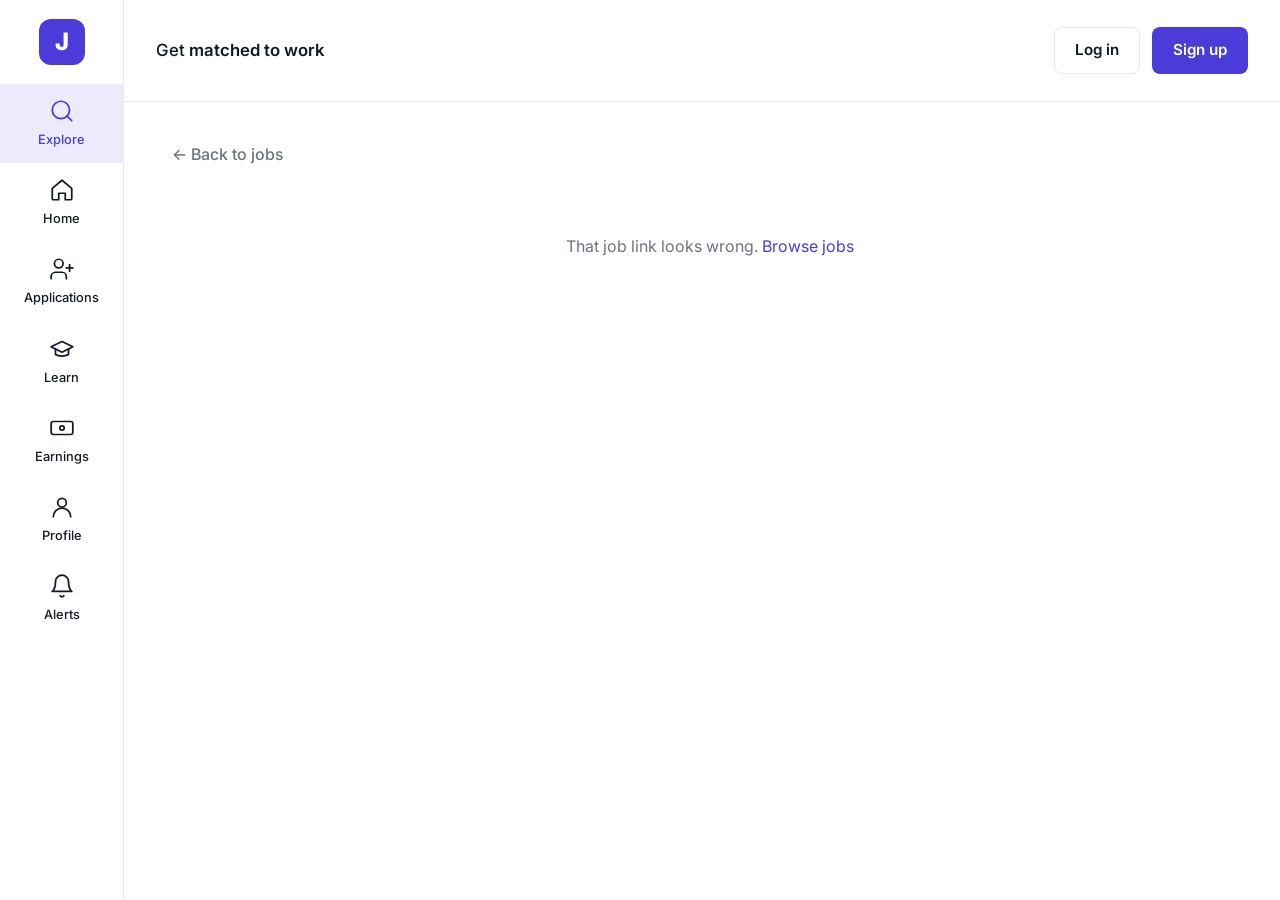
<file: frontend/pages/job-detail.html>
<!DOCTYPE html>
<html lang="en">
<head>
  <meta charset="UTF-8">
  <meta name="viewport" content="width=device-width, initial-scale=1.0">
  <title>Job details | SynapseAI</title>
  <link rel="preconnect" href="https://fonts.googleapis.com">
  <link rel="preconnect" href="https://fonts.gstatic.com" crossorigin>
  <link href="https://fonts.googleapis.com/css2?family=Inter:wght@400;500;600;700;800&display=swap" rel="stylesheet">
  <link rel="stylesheet" href="../css/style.css">
  <style>
    .back-link { display: inline-block; margin-bottom: 1.25rem; color: var(--muted); font-weight: 500; }
    .back-link:hover { color: var(--primary); text-decoration: none; }

    .job-layout { display: grid; grid-template-columns: minmax(0, 1fr) 340px; gap: 1.5rem; align-items: start; }
    @media (max-width: 900px) { .job-layout { grid-template-columns: 1fr; } }

    .job-title { font-size: 2rem; font-weight: 700; letter-spacing: -0.02em; margin-bottom: 0.4rem; }
    .job-sub { color: var(--muted); font-size: 1.05rem; margin-bottom: 1rem; }
    .job-tags { display: flex; flex-wrap: wrap; gap: 0.4rem; margin-bottom: 1.5rem; }

    .section-title { font-size: 1.05rem; font-weight: 600; margin: 1.5rem 0 0.5rem; }
    .job-description { white-space: pre-line; color: #374151; }

    .facts { list-style: none; margin: 0 0 1.25rem; padding: 0; }
    .facts li { display: flex; justify-content: space-between; gap: 1rem; padding: 0.6rem 0; border-bottom: 1px solid var(--border); }
    .facts li:last-child { border-bottom: none; }
    .facts .label { color: var(--muted); }
    .facts .value { font-weight: 500; text-align: right; }

    .apply-card { position: sticky; top: 1.5rem; }
    .apply-card h2 { font-size: 1.15rem; margin-bottom: 1rem; }
    .apply-card textarea { margin-bottom: 1rem; }
    .applied-box { text-align: center; padding: 0.5rem 0; }
    .applied-box .badge { font-size: 0.95rem; padding: 0.3rem 1rem; margin: 0.5rem 0; }
  </style>
</head>
<body>

  <aside class="sidebar">
    <div class="sidebar-logo"><a href="../index.html" style="text-decoration:none"><div class="logo-mark">J</div></a></div>

    <a class="nav-item active" href="../index.html">
      <svg viewBox="0 0 24 24"><circle cx="11" cy="11" r="8"/><path d="m21 21-4.3-4.3"/></svg>
      Explore
    </a>
    <a class="nav-item" href="#">
      <svg viewBox="0 0 24 24"><path d="M3 10.5 12 3l9 7.5V20a1 1 0 0 1-1 1h-5v-6H9v6H4a1 1 0 0 1-1-1z"/></svg>
      Home
    </a>
    <a class="nav-item" href="applications.html">
      <svg viewBox="0 0 24 24"><path d="M16 21v-2a4 4 0 0 0-4-4H6a4 4 0 0 0-4 4v2"/><circle cx="9" cy="7" r="4"/><path d="M19 8v6M22 11h-6"/></svg>
      Applications
    </a>
    <a class="nav-item" href="#">
      <svg viewBox="0 0 24 24"><path d="M22 10 12 5 2 10l10 5z"/><path d="M6 12v5c3 2 9 2 12 0v-5"/></svg>
      Learn
    </a>
    <a class="nav-item" href="#">
      <svg viewBox="0 0 24 24"><rect x="2" y="6" width="20" height="12" rx="2"/><circle cx="12" cy="12" r="2"/></svg>
      Earnings
    </a>
    <a class="nav-item" href="#">
      <svg viewBox="0 0 24 24"><circle cx="12" cy="8" r="4"/><path d="M4 21a8 8 0 0 1 16 0"/></svg>
      Profile
    </a>
    <a class="nav-item" href="#">
      <svg viewBox="0 0 24 24"><path d="M18 8a6 6 0 0 0-12 0c0 7-3 9-3 9h18s-3-2-3-9"/><path d="M13.7 21a2 2 0 0 1-3.4 0"/></svg>
      Alerts
    </a>
  </aside>

  <div class="main-area">
    <header class="topbar">
      <div class="topbar-title">Get <strong>matched to work</strong></div>
      <div class="topbar-actions" id="authActions"></div>
    </header>

    <main class="content">
      <a class="back-link" href="../index.html">&larr; Back to jobs</a>
      <div id="alert" class="alert alert-error hidden"></div>
      <div id="jobArea"><div class="empty-state">Loading job...</div></div>
    </main>
  </div>

  <script src="../js/api.js"></script>
  <script src="../js/nav.js"></script>
  <script>
    const params = new URLSearchParams(location.search);
    const jobId = Number(params.get("id"));
    let job = null;

    const jobArea = document.getElementById("jobArea");
    const authEl = document.getElementById("authActions");
    const alertEl = document.getElementById("alert");

    // Escape anything that came from the database before putting it in HTML
    function esc(value) {
      const d = document.createElement("div");
      d.textContent = value == null ? "" : String(value);
      return d.innerHTML;
    }
    function cap(s) {
      return s ? s.charAt(0).toUpperCase() + s.slice(1) : "";
    }
    function formatPay(j) {
      if (j.pay_min == null && j.pay_max == null) return "Not specified";
      const f = (n) => Number(n).toLocaleString("en-US");
      const range = j.pay_min != null && j.pay_max != null
        ? `${f(j.pay_min)} - ${f(j.pay_max)}`
        : f(j.pay_min != null ? j.pay_min : j.pay_max);
      return `${esc(j.currency)} ${range} / month`;
    }
    function postedLabel(iso) {
      const days = Math.max(0, Math.floor((Date.now() - new Date(iso).getTime()) / 86400000));
      if (days === 0) return "Posted today";
      if (days === 1) return "Posted yesterday";
      return `Posted ${days} days ago`;
    }

    function renderAuth() {
      const user = Auth.getUser();
      if (user && Auth.isLoggedIn()) {
        authEl.innerHTML =
          `<span class="muted">${esc(user.name || user.email)}</span>` +
          '<button class="btn btn-outline" id="logoutBtn">Log out</button>';
        document.getElementById("logoutBtn").addEventListener("click", () => {
          Auth.clear();
          renderAuth();
          renderApply();
        });
      } else {
        authEl.innerHTML =
          '<a class="btn btn-outline" href="login.html?next=' + encodeURIComponent("job-detail.html?id=" + jobId) + '">Log in</a>' +
          '<a class="btn btn-primary" href="register.html?next=' + encodeURIComponent("job-detail.html?id=" + jobId) + '">Sign up</a>';
      }
    }

    function renderJob() {
      const tags = job.skills.map((s) => `<span class="tag">${esc(s)}</span>`).join("");
      jobArea.innerHTML = `
        <div class="job-layout">
          <div class="card">
            <h1 class="job-title">${esc(job.title)}</h1>
            <div class="job-sub">${esc(job.company)}${job.location ? " \u00b7 " + esc(job.location) : ""}</div>
            <div class="job-tags">
              <span class="tag">${esc(cap(job.work_mode))}</span>
              <span class="tag">${esc(cap(job.job_type))}</span>
              ${tags}
            </div>
            <h2 class="section-title">About this role</h2>
            <div class="job-description">${esc(job.description)}</div>
          </div>

          <aside class="card apply-card">
            <ul class="facts">
              <li><span class="label">Pay</span><span class="value">${formatPay(job)}</span></li>
              <li><span class="label">Type</span><span class="value">${esc(cap(job.job_type))}</span></li>
              <li><span class="label">Work mode</span><span class="value">${esc(cap(job.work_mode))}</span></li>
              <li><span class="label">Location</span><span class="value">${esc(job.location || "Not specified")}</span></li>
              <li><span class="label">Posted</span><span class="value">${postedLabel(job.created_at)}</span></li>
            </ul>
            <div id="applyPanel"></div>
          </aside>
        </div>`;
    }

    function notice(text) {
      return `<p class="muted" style="margin:0">${text}</p>`;
    }

    function showApplied(application) {
      document.getElementById("applyPanel").innerHTML = `
        <div class="applied-box">
          <div class="muted">You applied to this job</div>
          <span class="badge badge-${esc(application.status)}">${esc(application.status)}</span>
          <div class="muted">The employer will update your status here.</div>
        </div>`;
    }

    async function renderApply() {
      if (!job) return;
      const panel = document.getElementById("applyPanel");
      if (!panel) return;
      const user = Auth.getUser();

      if (job.status !== "open") {
        panel.innerHTML = notice(`This job is ${esc(job.status)} and is not accepting applications.`);
        return;
      }

      if (!user || !Auth.isLoggedIn()) {
        const next = encodeURIComponent("job-detail.html?id=" + job.id);
        panel.innerHTML = `
          <a class="btn btn-primary btn-block" href="login.html?next=${next}">Log in to apply</a>
          <p class="auth-footer" style="text-align:center;margin:0.75rem 0 0;color:var(--muted);font-size:0.9rem">
            No account? <a href="register.html?next=${next}">Sign up</a>
          </p>`;
        return;
      }

      if (user.role !== "candidate") {
        panel.innerHTML = notice("Only candidates can apply for jobs. Log in with a candidate account to apply.");
        return;
      }

      panel.innerHTML = notice("Checking your applications...");
      let existing = null;
      try {
        const data = await api.myApplications();
        existing = data.applications.find((a) => a.job_id === job.id) || null;
      } catch (err) {
        // A rejected token logs the user out inside api.js; show the logged-out view
        if (!Auth.isLoggedIn()) { renderAuth(); renderApply(); return; }
      }

      if (existing) { showApplied(existing); return; }

      panel.innerHTML = `
        <h2>Apply for this job</h2>
        <div id="applyAlert" class="alert alert-error hidden"></div>
        <label for="coverLetter" style="display:block;font-weight:600;font-size:0.9rem;margin-bottom:0.35rem">
          Cover letter <span class="muted" style="font-weight:400">(optional)</span>
        </label>
        <textarea id="coverLetter" maxlength="2000" placeholder="Tell the employer why you're a good fit."></textarea>
        <button class="btn btn-primary btn-block" id="applyBtn">Apply now</button>`;

      document.getElementById("applyBtn").addEventListener("click", async () => {
        const btn = document.getElementById("applyBtn");
        const errBox = document.getElementById("applyAlert");
        errBox.classList.add("hidden");
        btn.disabled = true;
        btn.textContent = "Sending...";
        try {
          const data = await api.apply(job.id, document.getElementById("coverLetter").value.trim());
          showApplied(data.application);
        } catch (err) {
          if (err.message.includes("already applied")) { renderApply(); return; }
          errBox.textContent = err.message;
          errBox.classList.remove("hidden");
          btn.disabled = false;
          btn.textContent = "Apply now";
        }
      });
    }

    async function init() {
      renderAuth();
      if (!jobId) {
        jobArea.innerHTML = '<div class="empty-state">That job link looks wrong. <a href="../index.html">Browse jobs</a></div>';
        return;
      }
      try {
        const data = await api.getJob(jobId);
        job = data.job;
        document.title = `${job.title} | SynapseAI`;
        renderJob();
        renderApply();
      } catch (err) {
        jobArea.innerHTML = `<div class="empty-state">${esc(err.message)}<br><a href="../index.html">Back to jobs</a></div>`;
      }
    }

    init();
  </script>
</body>
</html>
</file>
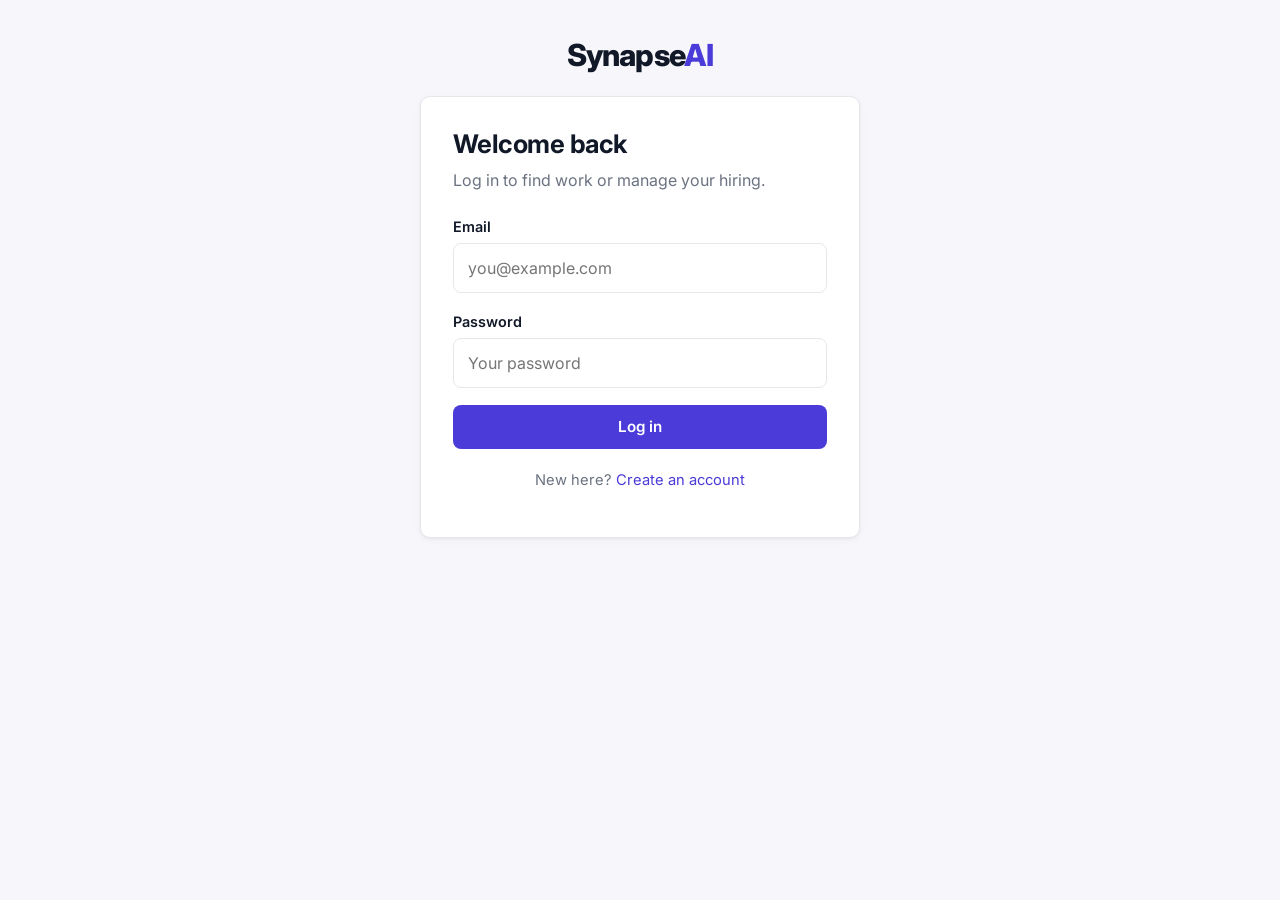
<file: frontend/pages/login.html>
<!DOCTYPE html>
<html lang="en">
<head>
  <meta charset="UTF-8">
  <meta name="viewport" content="width=device-width, initial-scale=1.0">
  <title>Log in | SynapseAI</title>
  <link rel="preconnect" href="https://fonts.googleapis.com">
  <link rel="preconnect" href="https://fonts.gstatic.com" crossorigin>
  <link href="https://fonts.googleapis.com/css2?family=Inter:wght@400;500;600;700;800&display=swap" rel="stylesheet">
  <link rel="stylesheet" href="../css/style.css">
  <link rel="stylesheet" href="../css/auth.css">
</head>
<body class="auth-page">

  <a class="auth-brand" href="../index.html"><span class="wordmark">Synapse<span>AI</span></span></a>

  <main class="card auth-card">
    <h1>Welcome back</h1>
    <p class="muted">Log in to find work or manage your hiring.</p>

    <div id="alert" class="alert alert-error hidden"></div>

    <form id="loginForm" novalidate>
      <div class="form-group">
        <label for="email">Email</label>
        <input type="email" id="email" autocomplete="email" placeholder="you@example.com" required>
      </div>
      <div class="form-group">
        <label for="password">Password</label>
        <input type="password" id="password" autocomplete="current-password" placeholder="Your password" required>
      </div>
      <button type="submit" id="submitBtn" class="btn btn-primary btn-block">Log in</button>
    </form>

    <p class="auth-footer">New here? <a id="registerLink" href="register.html">Create an account</a></p>
  </main>

  <script src="../js/api.js"></script>
  <script>
    const params = new URLSearchParams(location.search);

    // Only allow simple relative addresses for the "go back to" target
    function safeNext() {
      const next = params.get("next") || "";
      const ok = /^[\w\-./]+(\?[\w\-=&.]*)?$/.test(next) && !next.includes("//");
      return ok ? next : "../index.html";
    }

    // Already logged in: nothing to do here
    if (Auth.isLoggedIn()) location.replace(safeNext());

    // Keep the "go back to" target when switching to sign-up
    if (params.get("next")) {
      document.getElementById("registerLink").href =
        "register.html?next=" + encodeURIComponent(params.get("next"));
    }

    const form = document.getElementById("loginForm");
    const alertEl = document.getElementById("alert");
    const btn = document.getElementById("submitBtn");

    form.addEventListener("submit", async (e) => {
      e.preventDefault();
      alertEl.classList.add("hidden");

      const email = document.getElementById("email").value.trim();
      const password = document.getElementById("password").value;
      if (!email || !password) {
        alertEl.textContent = "Please enter your email and password.";
        alertEl.classList.remove("hidden");
        return;
      }

      btn.disabled = true;
      btn.textContent = "Logging in...";
      try {
        const data = await api.login(email, password);
        Auth.save(data.access_token, data.user);
        location.href = safeNext();
      } catch (err) {
        alertEl.textContent = err.message;
        alertEl.classList.remove("hidden");
        btn.disabled = false;
        btn.textContent = "Log in";
      }
    });
  </script>
</body>
</html>
</file>
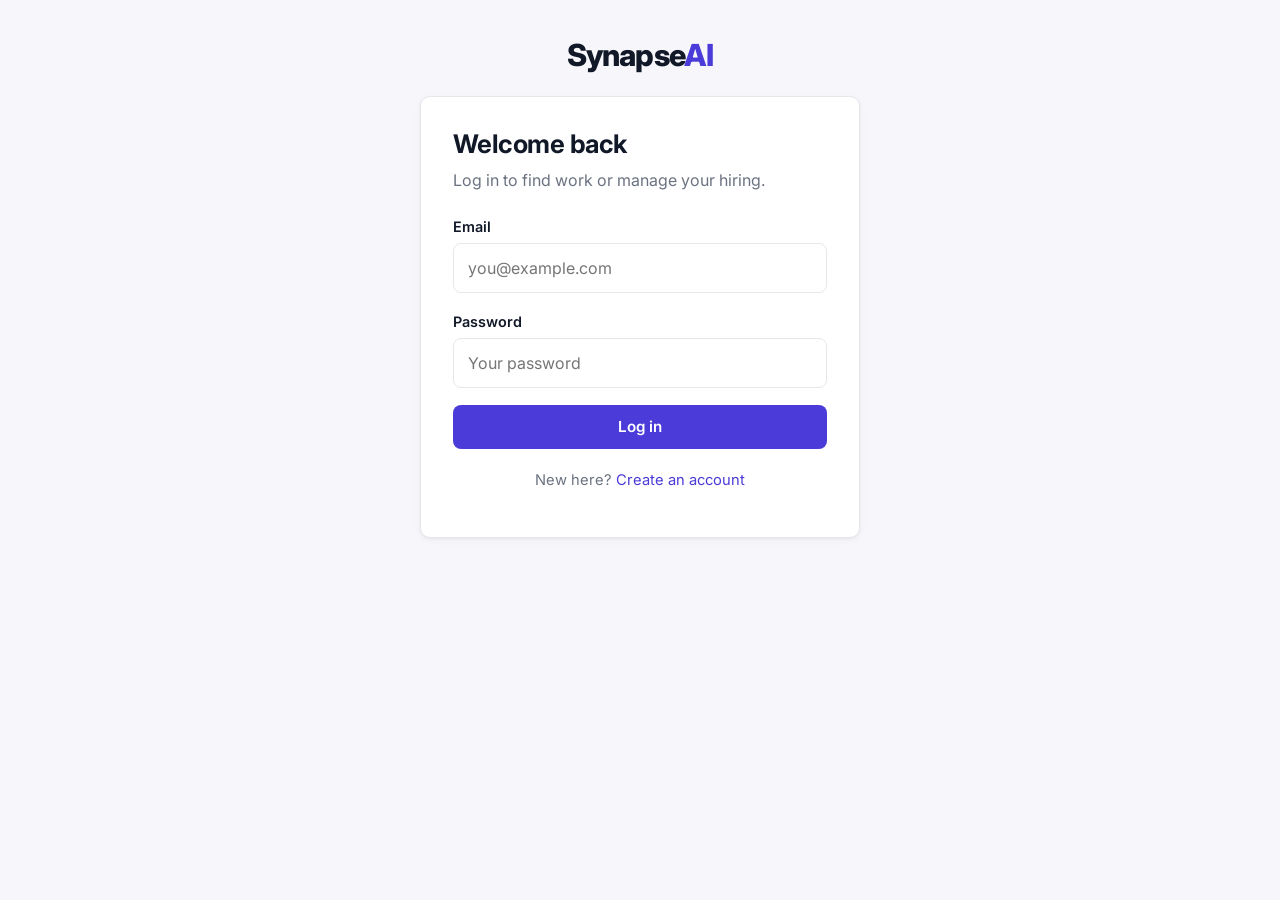
<file: frontend/pages/profile.html>
<!DOCTYPE html>
<html lang="en">
<head>
  <meta charset="UTF-8">
  <meta name="viewport" content="width=device-width, initial-scale=1.0">
  <title>My profile | SynapseAI</title>
  <link rel="preconnect" href="https://fonts.googleapis.com">
  <link rel="preconnect" href="https://fonts.gstatic.com" crossorigin>
  <link href="https://fonts.googleapis.com/css2?family=Inter:wght@400;500;600;700;800&display=swap" rel="stylesheet">
  <link rel="stylesheet" href="../css/style.css">
  <style>
    .eyebrow {
      display: flex;
      align-items: center;
      gap: 0.5rem;
      margin-bottom: 0.6rem;
      font-size: 0.78rem;
      font-weight: 600;
      letter-spacing: 0.12em;
      text-transform: uppercase;
      color: var(--primary);
    }
    .eyebrow::before {
      content: "";
      width: 8px;
      height: 8px;
      border-radius: 50%;
      background: var(--primary);
    }

    .stack { display: grid; gap: 1.5rem; max-width: 860px; }
    .card h2 { font-size: 1.25rem; margin-bottom: 1.25rem; }

    /* Completeness */
    .progress-top { display: flex; align-items: baseline; justify-content: space-between; margin-bottom: 0.6rem; }
    .progress-top .pct { font-size: 1.6rem; font-weight: 700; letter-spacing: -0.02em; }
    .bar { height: 10px; border-radius: 999px; background: var(--border); overflow: hidden; }
    .bar .fill { height: 100%; background: var(--primary); border-radius: 999px; transition: width 0.4s ease; }
    .missing { margin-top: 0.75rem; color: var(--muted); font-size: 0.9rem; }

    /* Form */
    .form-grid { display: grid; grid-template-columns: 1fr 1fr; gap: 0 1rem; }
    .form-grid .full { grid-column: 1 / -1; }
    .profile-form label {
      font-size: 0.75rem;
      letter-spacing: 0.08em;
      text-transform: uppercase;
      color: #4b5563;
    }
    .hint { color: var(--muted); font-size: 0.8rem; margin-top: 0.25rem; }
    input[readonly] { background: var(--surface); color: var(--muted); }

    /* CV */
    .dropzone {
      border: 2px dashed var(--primary);
      background: #f1effd;
      border-radius: 12px;
      padding: 2.5rem 1rem;
      text-align: center;
      cursor: pointer;
      transition: background 0.15s;
    }
    .dropzone:hover, .dropzone.dragover { background: #e6e2fb; }
    .dropzone strong { display: block; font-size: 1.05rem; font-weight: 500; }
    .dropzone span { color: var(--muted); font-size: 0.9rem; }
    .dropzone.busy { opacity: 0.6; pointer-events: none; }

    .file-row {
      display: flex;
      align-items: center;
      justify-content: space-between;
      flex-wrap: wrap;
      gap: 1rem;
      padding: 1rem 1.25rem;
      border: 1px solid var(--border);
      border-radius: 10px;
      background: var(--surface);
    }
    .file-name { font-weight: 600; word-break: break-all; }
    .file-meta { color: var(--muted); font-size: 0.85rem; }
    .file-actions { display: flex; flex-wrap: wrap; gap: 0.5rem; }

    .save-row { display: flex; gap: 0.75rem; align-items: center; flex-wrap: wrap; }

    @media (max-width: 700px) {
      .form-grid { grid-template-columns: 1fr; }
    }
  </style>
</head>
<body>

  <aside class="sidebar" id="sidebar"></aside>

  <div class="main-area">
    <header class="topbar">
      <div class="topbar-title">Get <strong>matched to work</strong></div>
      <div class="topbar-actions" id="authActions"></div>
    </header>

    <main class="content">
      <div class="eyebrow">Your profile</div>
      <h1 class="page-title">Build your profile</h1>

      <div id="alert" class="alert alert-error hidden"></div>
      <div id="success" class="alert alert-success hidden"></div>
      <div id="loading" class="empty-state">Loading your profile...</div>

      <div id="page" class="stack hidden">

        <section class="card">
          <div class="progress-top">
            <strong>Profile completeness</strong>
            <span class="pct" id="pct">0%</span>
          </div>
          <div class="bar"><div class="fill" id="fill" style="width:0%"></div></div>
          <div class="missing" id="missing"></div>
        </section>

        <form id="profileForm" class="card profile-form" novalidate>
          <h2>Personal details</h2>
          <div class="form-grid">
            <div class="form-group full">
              <label for="fullName">Full name</label>
              <input type="text" id="fullName" maxlength="150" autocomplete="name" placeholder="Your full name">
            </div>
            <div class="form-group">
              <label for="email">Email</label>
              <input type="email" id="email" readonly>
              <div class="hint">Your login email can't be changed here.</div>
            </div>
            <div class="form-group">
              <label for="phone">Phone</label>
              <input type="tel" id="phone" maxlength="30" autocomplete="tel" placeholder="+254 700 000000">
            </div>
            <div class="form-group">
              <label for="dob">Date of birth</label>
              <input type="date" id="dob" autocomplete="bday">
              <div class="hint">You must be 18 or older. Only you can see this.</div>
            </div>
            <div class="form-group">
              <label for="location">City and area</label>
              <input type="text" id="location" maxlength="150" placeholder="e.g. Nakuru, Kenya">
            </div>
            <div class="form-group">
              <label for="education">Education</label>
              <select id="education">
                <option value="">Select</option>
                <option value="secondary">Secondary school</option>
                <option value="certificate">Certificate</option>
                <option value="diploma">Diploma</option>
                <option value="bachelors">Bachelor's degree</option>
                <option value="masters">Master's degree</option>
                <option value="doctorate">Doctorate</option>
                <option value="other">Other</option>
              </select>
            </div>
            <div class="form-group">
              <label for="experience">Years of experience</label>
              <input type="number" id="experience" min="0" max="60" step="1" placeholder="0">
            </div>
            <div class="form-group">
              <label for="availability">Availability</label>
              <select id="availability">
                <option value="">Select</option>
                <option value="full-time">Full-time</option>
                <option value="part-time">Part-time</option>
                <option value="contract">Contract</option>
              </select>
            </div>
            <div class="form-group">
              <label for="linkedin">LinkedIn profile</label>
              <input type="url" id="linkedin" maxlength="300" placeholder="https://linkedin.com/in/you">
            </div>
            <div class="form-group">
              <label for="portfolio">Portfolio or GitHub</label>
              <input type="url" id="portfolio" maxlength="300" placeholder="https://github.com/you">
            </div>
            <div class="form-group full">
              <label for="headline">Headline</label>
              <input type="text" id="headline" maxlength="200" placeholder="e.g. Junior full-stack developer">
            </div>
            <div class="form-group full">
              <label for="skills">Skills</label>
              <input type="text" id="skills" placeholder="Python, Flask, JavaScript">
              <div class="hint">Separate skills with commas.</div>
            </div>
            <div class="form-group full">
              <label for="bio">Short bio</label>
              <textarea id="bio" maxlength="2000" placeholder="A few lines on your background and what you want to work on"></textarea>
            </div>
          </div>
        </form>

        <section class="card">
          <h2>Your CV</h2>
          <div id="cvPanel"></div>
          <input type="file" id="fileInput" accept=".pdf,.doc,.docx" class="hidden">
          <div class="hint" style="margin-top:0.75rem">Only you, and employers whose jobs you apply to, can open your CV.</div>
        </section>

        <div class="save-row">
          <button type="submit" form="profileForm" class="btn btn-primary" id="saveBtn">Save profile</button>
          <a class="btn btn-outline" href="../index.html">Browse jobs</a>
        </div>

      </div>
    </main>
  </div>

  <script src="../js/api.js"></script>
  <script src="../js/nav.js"></script>
  <script>
    // Logged-out visitors go to log in, then come straight back here
    if (!Auth.isLoggedIn()) {
      location.replace("login.html?next=" + encodeURIComponent("profile.html"));
    }

    const user = Auth.getUser();
    const MAX_BYTES = 8 * 1024 * 1024;
    const ALLOWED_EXT = [".pdf", ".doc", ".docx"];
    const PHONE_RE = /^\+?[0-9][0-9 ()\-]{6,28}$/;
    const MIN_AGE = 18;
    const MAX_AGE = 100;

    const $ = (id) => document.getElementById(id);
    const alertEl = $("alert");
    const successEl = $("success");
    const form = $("profileForm");
    const cvPanel = $("cvPanel");
    const fileInput = $("fileInput");
    const saveBtn = $("saveBtn");

    let profile = null;

    // Where to go after saving (set when someone is sent here from a job)
    const params = new URLSearchParams(location.search);
    function safeNext() {
      const next = params.get("next") || "";
      const ok = /^[\w\-./]+(\?[\w\-=&.]*)?$/.test(next) && !next.includes("//");
      return ok ? next : "";
    }
    const next = safeNext();
    if (next) saveBtn.textContent = "Save and continue";

    // Escape anything that came from the database before putting it in HTML
    function esc(value) {
      const d = document.createElement("div");
      d.textContent = value == null ? "" : String(value);
      return d.innerHTML;
    }
    function formatDate(iso) {
      if (!iso) return "";
      return new Date(iso).toLocaleDateString("en-GB", { day: "numeric", month: "short", year: "numeric" });
    }
    function showError(message) {
      successEl.classList.add("hidden");
      alertEl.textContent = message;
      alertEl.classList.remove("hidden");
      window.scrollTo({ top: 0, behavior: "smooth" });
    }
    function showSuccess(message) {
      alertEl.classList.add("hidden");
      successEl.textContent = message;
      successEl.classList.remove("hidden");
      window.scrollTo({ top: 0, behavior: "smooth" });
    }
    function clearMessages() {
      alertEl.classList.add("hidden");
      successEl.classList.add("hidden");
    }

    function renderAuth() {
      $("authActions").innerHTML =
        `<span class="muted">${esc(user.name || user.email)}</span>` +
        '<button class="btn btn-outline" id="logoutBtn">Log out</button>';
      $("logoutBtn").addEventListener("click", () => {
        Auth.clear();
        location.href = "../index.html";
      });
    }

    // ---------- Date of birth ----------
    function pad(n) { return String(n).padStart(2, "0"); }
    function isoLocal(d) { return `${d.getFullYear()}-${pad(d.getMonth() + 1)}-${pad(d.getDate())}`; }

    // The date picker only offers dates that make the person 18 to 100 years old
    (function limitDobPicker() {
      const now = new Date();
      $("dob").max = isoLocal(new Date(now.getFullYear() - MIN_AGE, now.getMonth(), now.getDate()));
      $("dob").min = isoLocal(new Date(now.getFullYear() - MAX_AGE, now.getMonth(), now.getDate()));
    })();

    // Returns an error message, or "" if the date is fine
    function checkDob(value) {
      if (!value) return "Date of birth is required.";
      const m = /^(\d{4})-(\d{2})-(\d{2})$/.exec(value);
      if (!m) return "Enter a valid date of birth.";
      const y = Number(m[1]), mo = Number(m[2]), d = Number(m[3]);
      const check = new Date(y, mo - 1, d);
      if (check.getFullYear() !== y || check.getMonth() !== mo - 1 || check.getDate() !== d) {
        return "Enter a valid date of birth.";
      }
      const now = new Date();
      if (check > now) return "Date of birth cannot be in the future.";
      let age = now.getFullYear() - y;
      if (now.getMonth() + 1 < mo || (now.getMonth() + 1 === mo && now.getDate() < d)) age--;
      if (age < MIN_AGE) return `You must be at least ${MIN_AGE} years old to use SynapseAI.`;
      if (age > MAX_AGE) return "Enter a valid date of birth.";
      return "";
    }

    // ---------- Completeness ----------
    function renderProgress() {
      const c = profile.completeness;
      $("pct").textContent = c.percent + "%";
      $("fill").style.width = c.percent + "%";
      $("missing").textContent = c.missing.length
        ? "Still to add: " + c.missing.join(", ") + "."
        : "Your profile is complete. Nice work.";
    }

    // ---------- Form ----------
    function fillForm() {
      $("fullName").value = profile.full_name || "";
      $("email").value = profile.email || "";
      $("phone").value = profile.phone || "";
      $("dob").value = profile.date_of_birth || "";
      $("location").value = profile.location || "";
      $("education").value = profile.education || "";
      $("experience").value = profile.experience_years == null ? "" : profile.experience_years;
      $("availability").value = profile.availability || "";
      $("linkedin").value = profile.linkedin_url || "";
      $("portfolio").value = profile.portfolio_url || "";
      $("headline").value = profile.headline || "";
      $("skills").value = (profile.skills || []).join(", ");
      $("bio").value = profile.bio || "";
    }

    function isHttpUrl(value) {
      return /^https?:\/\//i.test(value);
    }

    form.addEventListener("submit", async (e) => {
      e.preventDefault();
      clearMessages();

      const fullName = $("fullName").value.trim();
      const phone = $("phone").value.trim();
      const dob = $("dob").value;
      const linkedin = $("linkedin").value.trim();
      const portfolio = $("portfolio").value.trim();
      const expRaw = $("experience").value.trim();

      if (!fullName) return showError("Please enter your full name.");
      if (phone && !PHONE_RE.test(phone)) return showError("Enter a valid phone number, for example +254 700 000000.");
      const dobProblem = checkDob(dob);
      if (dobProblem) return showError(dobProblem);
      if (linkedin && !isHttpUrl(linkedin)) return showError("Your LinkedIn link must start with http:// or https://");
      if (portfolio && !isHttpUrl(portfolio)) return showError("Your portfolio link must start with http:// or https://");

      let years = 0;
      if (expRaw !== "") {
        years = Number(expRaw);
        if (!Number.isInteger(years) || years < 0 || years > 60) {
          return showError("Years of experience must be a whole number from 0 to 60.");
        }
      }

      const skills = [...new Set(
        $("skills").value.split(",").map((s) => s.trim()).filter(Boolean)
      )].slice(0, 30);
      if (skills.some((s) => s.length > 50)) return showError("Each skill must be 50 characters or fewer.");

      const body = {
        full_name: fullName,
        phone,
        date_of_birth: dob,
        location: $("location").value.trim(),
        education: $("education").value,
        experience_years: years,
        availability: $("availability").value,
        linkedin_url: linkedin,
        portfolio_url: portfolio,
        headline: $("headline").value.trim(),
        bio: $("bio").value.trim(),
        skills,
      };

      saveBtn.disabled = true;
      const label = saveBtn.textContent;
      saveBtn.textContent = "Saving...";
      try {
        const data = await api.updateProfile(body);
        profile = data.profile;
        renderProgress();

        // Keep the name in the top bar in step with the profile
        const saved = Auth.getUser();
        if (saved) { saved.name = profile.full_name; Auth.save(Auth.getToken(), saved); }
        user.name = profile.full_name;
        renderAuth();

        showSuccess("Profile saved.");
        if (next) setTimeout(() => { location.href = next; }, 700);
      } catch (err) {
        showError(err.message);
      } finally {
        saveBtn.disabled = false;
        saveBtn.textContent = label;
      }
    });

    // ---------- CV ----------
    function renderCv() {
      if (profile.has_resume) {
        cvPanel.innerHTML = `
          <div class="file-row">
            <div>
              <div class="file-name">${esc(profile.resume_filename || "Your CV")}</div>
              <div class="file-meta">Uploaded ${formatDate(profile.resume_uploaded_at)}</div>
            </div>
            <div class="file-actions">
              <button type="button" class="btn btn-small btn-outline" id="viewCv">View</button>
              <button type="button" class="btn btn-small btn-outline" id="replaceCv">Replace</button>
              <button type="button" class="btn btn-small btn-outline" id="removeCv">Remove</button>
            </div>
          </div>`;
        $("viewCv").addEventListener("click", viewCv);
        $("replaceCv").addEventListener("click", () => fileInput.click());
        $("removeCv").addEventListener("click", removeCv);
      } else {
        cvPanel.innerHTML = `
          <div class="dropzone" id="dropzone" tabindex="0" role="button">
            <strong>Drop your CV here or click to choose</strong>
            <span>PDF, DOC or DOCX, up to 8 MB</span>
          </div>`;
        const dz = $("dropzone");
        dz.addEventListener("click", () => fileInput.click());
        dz.addEventListener("keydown", (e) => {
          if (e.key === "Enter" || e.key === " ") { e.preventDefault(); fileInput.click(); }
        });
        dz.addEventListener("dragover", (e) => { e.preventDefault(); dz.classList.add("dragover"); });
        dz.addEventListener("dragleave", () => dz.classList.remove("dragover"));
        dz.addEventListener("drop", (e) => {
          e.preventDefault();
          dz.classList.remove("dragover");
          if (e.dataTransfer.files.length) uploadCv(e.dataTransfer.files[0]);
        });
      }
    }

    function checkFile(file) {
      const name = file.name.toLowerCase();
      if (!ALLOWED_EXT.some((ext) => name.endsWith(ext))) return "Please upload a PDF, DOC or DOCX file.";
      if (file.size === 0) return "That file is empty.";
      if (file.size > MAX_BYTES) return "That file is too large. The limit is 8 MB.";
      return "";
    }

    async function uploadCv(file) {
      clearMessages();
      const problem = checkFile(file);
      if (problem) return showError(problem);

      const dz = $("dropzone");
      if (dz) {
        dz.classList.add("busy");
        dz.querySelector("strong").textContent = "Uploading...";
      }
      try {
        const data = await api.uploadResume(file);
        profile = data.profile;
        renderCv();
        renderProgress();
        showSuccess("Your CV was uploaded.");
      } catch (err) {
        renderCv();
        showError(err.message);
      }
    }

    fileInput.addEventListener("change", () => {
      const file = fileInput.files[0];
      fileInput.value = ""; // lets the same file be chosen again
      if (file) uploadCv(file);
    });

    async function viewCv() {
      clearMessages();
      // Open the tab first so the browser doesn't block it as a pop-up
      const tab = window.open("about:blank", "_blank");
      try {
        const data = await api.resumeLink();
        if (tab) { tab.opener = null; tab.location = data.url; }
        else location.href = data.url;
      } catch (err) {
        if (tab) tab.close();
        showError(err.message);
      }
    }

    async function removeCv() {
      if (!confirm("Remove your CV? You can upload a new one at any time.")) return;
      clearMessages();
      try {
        const data = await api.deleteResume();
        profile = data.profile;
        renderCv();
        renderProgress();
        showSuccess("Your CV was removed.");
      } catch (err) {
        showError(err.message);
      }
    }

    // ---------- Start ----------
    async function init() {
      if (!Auth.isLoggedIn()) return; // redirect to login is already under way
      renderAuth();

      if (user.role !== "candidate") {
        $("loading").textContent = "This page is for candidates. Log in with a candidate account to build a profile.";
        return;
      }

      try {
        const data = await api.getProfile();
        profile = data.profile;
        fillForm();
        renderProgress();
        renderCv();
        $("loading").classList.add("hidden");
        $("page").classList.remove("hidden");
      } catch (err) {
        if (!Auth.isLoggedIn()) {
          // The saved login expired: send them to log in again
          location.replace("login.html?next=" + encodeURIComponent("profile.html"));
          return;
        }
        $("loading").classList.add("hidden");
        showError(err.message);
      }
    }

    init();
  </script>
</body>
</html>
</file>
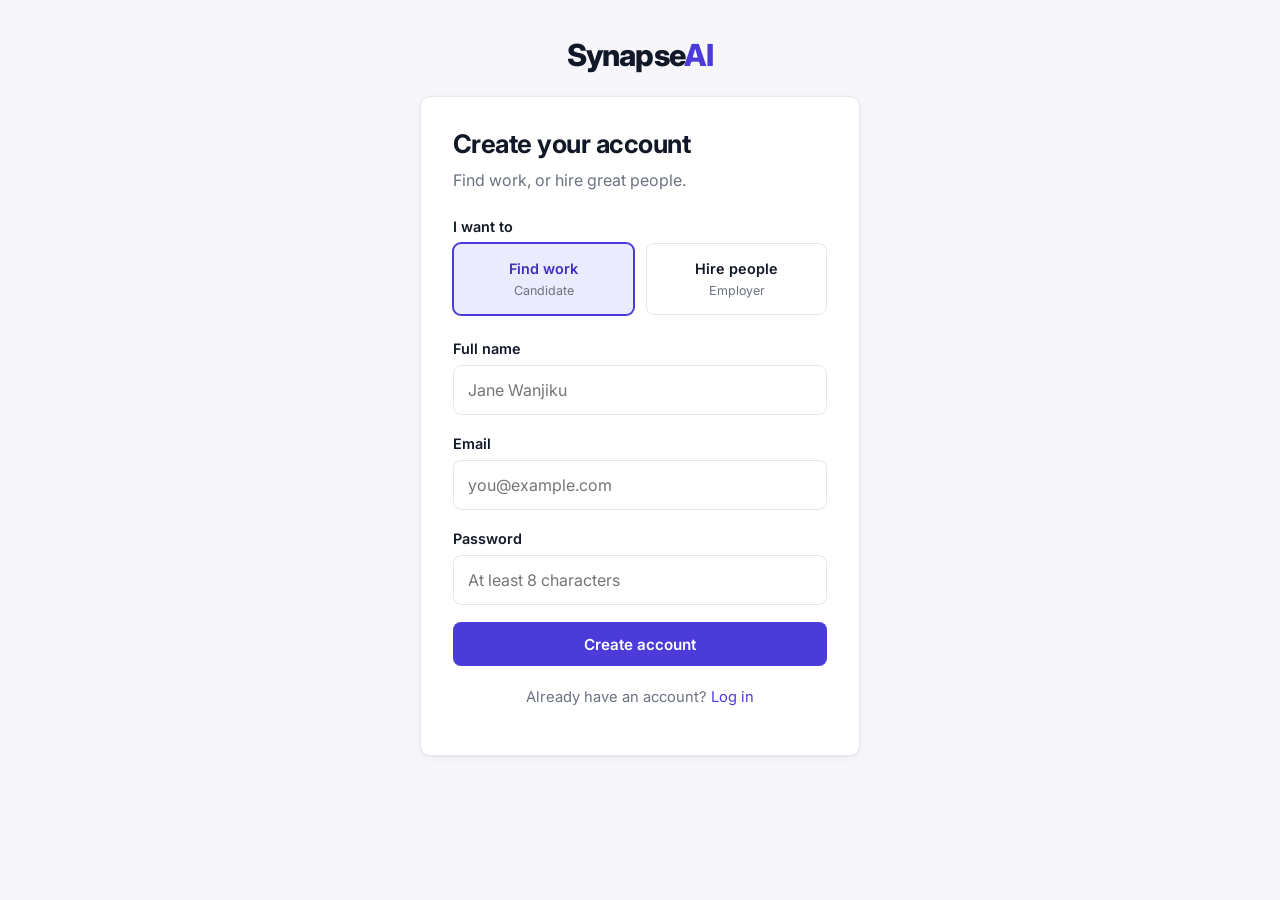
<file: frontend/pages/register.html>
<!DOCTYPE html>
<html lang="en">
<head>
  <meta charset="UTF-8">
  <meta name="viewport" content="width=device-width, initial-scale=1.0">
  <title>Sign up | SynapseAI</title>
  <link rel="preconnect" href="https://fonts.googleapis.com">
  <link rel="preconnect" href="https://fonts.gstatic.com" crossorigin>
  <link href="https://fonts.googleapis.com/css2?family=Inter:wght@400;500;600;700;800&display=swap" rel="stylesheet">
  <link rel="stylesheet" href="../css/style.css">
  <link rel="stylesheet" href="../css/auth.css">
</head>
<body class="auth-page">

  <a class="auth-brand" href="../index.html"><span class="wordmark">Synapse<span>AI</span></span></a>

  <main class="card auth-card">
    <h1>Create your account</h1>
    <p class="muted">Find work, or hire great people.</p>

    <div id="alert" class="alert alert-error hidden"></div>

    <form id="registerForm" novalidate>
      <div class="form-group">
        <label>I want to</label>
        <div class="role-options">
          <label class="role-option">
            <input type="radio" name="role" value="candidate" checked>
            <span>Find work<small>Candidate</small></span>
          </label>
          <label class="role-option">
            <input type="radio" name="role" value="employer">
            <span>Hire people<small>Employer</small></span>
          </label>
        </div>
      </div>

      <div class="form-group">
        <label for="name" id="nameLabel">Full name</label>
        <input type="text" id="name" autocomplete="name" placeholder="Jane Wanjiku" required>
      </div>
      <div class="form-group">
        <label for="email">Email</label>
        <input type="email" id="email" autocomplete="email" placeholder="you@example.com" required>
      </div>
      <div class="form-group">
        <label for="password">Password</label>
        <input type="password" id="password" autocomplete="new-password" placeholder="At least 8 characters" required>
      </div>

      <button type="submit" id="submitBtn" class="btn btn-primary btn-block">Create account</button>
    </form>

    <p class="auth-footer">Already have an account? <a id="loginLink" href="login.html">Log in</a></p>
  </main>

  <script src="../js/api.js"></script>
  <script>
    const params = new URLSearchParams(location.search);

    // Only allow simple relative addresses for the "go back to" target
    function safeNext() {
      const next = params.get("next") || "";
      const ok = /^[\w\-./]+(\?[\w\-=&.]*)?$/.test(next) && !next.includes("//");
      return ok ? next : "../index.html";
    }

    if (Auth.isLoggedIn()) location.replace(safeNext());

    // Keep the "go back to" target when switching to log in
    if (params.get("next")) {
      document.getElementById("loginLink").href =
        "login.html?next=" + encodeURIComponent(params.get("next"));
    }

    const form = document.getElementById("registerForm");
    const alertEl = document.getElementById("alert");
    const btn = document.getElementById("submitBtn");
    const nameLabel = document.getElementById("nameLabel");
    const nameInput = document.getElementById("name");

    function selectedRole() {
      return form.querySelector('input[name="role"]:checked').value;
    }

    // The name field changes with the role
    form.querySelectorAll('input[name="role"]').forEach((radio) => {
      radio.addEventListener("change", () => {
        if (selectedRole() === "employer") {
          nameLabel.textContent = "Company name";
          nameInput.placeholder = "Acme Ltd";
          nameInput.autocomplete = "organization";
        } else {
          nameLabel.textContent = "Full name";
          nameInput.placeholder = "Jane Wanjiku";
          nameInput.autocomplete = "name";
        }
      });
    });

    function showError(message) {
      alertEl.textContent = message;
      alertEl.classList.remove("hidden");
    }

    form.addEventListener("submit", async (e) => {
      e.preventDefault();
      alertEl.classList.add("hidden");

      const role = selectedRole();
      const name = nameInput.value.trim();
      const email = document.getElementById("email").value.trim();
      const password = document.getElementById("password").value;

      if (!name) return showError(role === "employer" ? "Please enter your company name." : "Please enter your full name.");
      if (!email || !email.includes("@")) return showError("Please enter a valid email address.");
      if (password.length < 8) return showError("Your password must be at least 8 characters.");

      btn.disabled = true;
      btn.textContent = "Creating account...";
      try {
        const data = await api.register(email, password, role, name);
        Auth.save(data.access_token, data.user);
        location.href = safeNext();
      } catch (err) {
        showError(err.message);
        btn.disabled = false;
        btn.textContent = "Create account";
      }
    });
  </script>
</body>
</html>
</file>
<file: frontend/css/style.css>
/* ---------- Design tokens ---------- */
:root {
  --primary: #4b3bd8;
  --primary-dark: #3d2fc0;
  --primary-light: #eceafd;
  --text: #111827;
  --muted: #6b7280;
  --border: #e5e7eb;
  --bg: #ffffff;
  --surface: #f7f7fb;
  --success: #15803d;
  --danger: #dc2626;
  --radius: 10px;
  --shadow: 0 1px 2px rgba(16, 24, 40, 0.05), 0 2px 8px rgba(16, 24, 40, 0.04);
  --sidebar-w: 124px;
  --topbar-h: 102px;
}

/* ---------- Base ---------- */
*,
*::before,
*::after {
  box-sizing: border-box;
}

body {
  margin: 0;
  font-family: "Inter", system-ui, -apple-system, "Segoe UI", Roboto, sans-serif;
  color: var(--text);
  background: var(--bg);
  line-height: 1.5;
  -webkit-font-smoothing: antialiased;
}

a {
  color: var(--primary);
  text-decoration: none;
}
a:hover {
  text-decoration: underline;
}

h1, h2, h3 {
  margin: 0 0 0.5rem;
  line-height: 1.2;
}

.muted { color: var(--muted); }
.hidden { display: none !important; }
.text-center { text-align: center; }

/* ---------- App shell: sidebar + main ---------- */
.sidebar {
  position: fixed;
  top: 0;
  left: 0;
  bottom: 0;
  width: var(--sidebar-w);
  background: var(--bg);
  border-right: 1px solid var(--border);
  display: flex;
  flex-direction: column;
  z-index: 20;
  overflow-y: auto;
}

.sidebar-logo {
  display: flex;
  align-items: center;
  justify-content: center;
  height: 84px;
  flex-shrink: 0;
}
.logo-mark {
  width: 46px;
  height: 46px;
  border-radius: 12px;
  background: var(--primary);
  color: #fff;
  font-weight: 800;
  font-size: 1.5rem;
  display: flex;
  align-items: center;
  justify-content: center;
}

.nav-item {
  display: flex;
  flex-direction: column;
  align-items: center;
  justify-content: center;
  gap: 6px;
  padding: 14px 6px;
  font-size: 0.8rem;
  font-weight: 500;
  color: var(--text);
}
.nav-item:hover {
  background: var(--surface);
  text-decoration: none;
}
.nav-item.active {
  background: var(--primary-light);
  color: var(--primary);
}
.nav-item svg {
  width: 26px;
  height: 26px;
  stroke: currentColor;
  fill: none;
  stroke-width: 1.6;
  stroke-linecap: round;
  stroke-linejoin: round;
}

.main-area {
  margin-left: var(--sidebar-w);
  min-height: 100vh;
}

/* ---------- Top bar ---------- */
.topbar {
  height: var(--topbar-h);
  border-bottom: 1px solid var(--border);
  display: flex;
  align-items: center;
  justify-content: space-between;
  padding: 0 2rem;
  gap: 1rem;
}
.topbar-title { font-size: 1.05rem; font-weight: 500; }
.topbar-title strong { font-weight: 600; }
.topbar-actions { display: flex; align-items: center; gap: 0.75rem; }

.content {
  max-width: 1160px;
  padding: 2.5rem 2rem 4rem 3rem;
}

.page-title {
  font-size: 2rem;
  font-weight: 700;
  letter-spacing: -0.02em;
  margin-bottom: 1.5rem;
}

/* ---------- Tabs ---------- */
.tabs {
  display: flex;
  gap: 2.25rem;
  border-bottom: 1px solid var(--border);
  margin-bottom: 2rem;
}
.tab {
  padding: 0.6rem 0;
  margin-bottom: -1px;
  font-size: 1rem;
  font-weight: 500;
  color: var(--muted);
  background: none;
  border: none;
  border-bottom: 2px solid transparent;
  cursor: pointer;
  font-family: inherit;
}
.tab:hover { color: var(--text); text-decoration: none; }
.tab.active {
  color: var(--primary);
  border-bottom-color: var(--primary);
}

/* ---------- Toolbar: search + filters + action ---------- */
.toolbar {
  display: flex;
  flex-wrap: wrap;
  gap: 0.75rem;
  align-items: center;
  margin-bottom: 1.5rem;
}
.search-field {
  position: relative;
  flex: 1;
  min-width: 240px;
}
.search-field svg {
  position: absolute;
  left: 14px;
  top: 50%;
  transform: translateY(-50%);
  width: 20px;
  height: 20px;
  stroke: var(--muted);
  fill: none;
  stroke-width: 1.8;
  stroke-linecap: round;
  stroke-linejoin: round;
}
.search-field input { padding-left: 2.75rem; }

/* Toolbar controls: same height, custom dropdown arrow */
.search-field input,
.select-pill,
.toolbar .btn { height: 46px; }

.select-pill {
  width: auto;
  min-width: 140px;
  font-weight: 500;
  cursor: pointer;
  appearance: none;
  -webkit-appearance: none;
  padding-right: 2.5rem;
  background: #fff url("data:image/svg+xml,%3Csvg xmlns='http://www.w3.org/2000/svg' width='16' height='16' viewBox='0 0 24 24' fill='none' stroke='%236b7280' stroke-width='2' stroke-linecap='round' stroke-linejoin='round'%3E%3Cpath d='m6 9 6 6 6-6'/%3E%3C/svg%3E") no-repeat right 0.9rem center;
}

/* ---------- Buttons ---------- */
.btn {
  display: inline-flex;
  align-items: center;
  justify-content: center;
  gap: 0.5rem;
  padding: 0.7rem 1.25rem;
  border-radius: 8px;
  border: 1px solid transparent;
  font-family: inherit;
  font-size: 0.95rem;
  font-weight: 600;
  cursor: pointer;
  transition: background 0.15s, border-color 0.15s;
}
.btn:hover { text-decoration: none; }
.btn:disabled { opacity: 0.6; cursor: not-allowed; }
.btn svg { width: 18px; height: 18px; stroke: currentColor; fill: none; stroke-width: 2; stroke-linecap: round; stroke-linejoin: round; }
.btn-primary { background: var(--primary); color: #fff; }
.btn-primary:hover:not(:disabled) { background: var(--primary-dark); }
.btn-outline { background: #fff; color: var(--text); border-color: var(--border); }
.btn-outline:hover:not(:disabled) { background: var(--surface); }
.btn-danger { background: var(--danger); color: #fff; }
.btn-small { padding: 0.4rem 0.85rem; font-size: 0.85rem; }
.btn-block { display: flex; width: 100%; }

/* ---------- Job cards ---------- */
.job-grid {
  display: grid;
  grid-template-columns: repeat(2, minmax(0, 1fr));
  gap: 1.5rem;
}
.job-grid .empty-state { grid-column: 1 / -1; }

.card {
  background: #fff;
  border: 1px solid var(--border);
  border-radius: var(--radius);
  box-shadow: var(--shadow);
  padding: 1.5rem;
}

.job-card {
  display: flex;
  flex-direction: column;
  min-height: 215px;
  color: inherit;
  transition: border-color 0.15s, box-shadow 0.15s, background 0.15s;
}
.job-card:hover {
  text-decoration: none;
  border-color: var(--primary);
  box-shadow: 0 0 0 1px var(--primary);
  background: #fafaff;
}
.job-card h3 {
  font-size: 1.15rem;
  font-weight: 500;
  margin-bottom: 0.4rem;
}
.job-card .pay {
  font-size: 1.05rem;
  color: #374151;
}
.job-card .company {
  color: var(--muted);
  margin-top: 0.25rem;
}
.job-card .meta {
  display: flex;
  flex-wrap: wrap;
  gap: 0.4rem;
  margin-top: 0.9rem;
}
.job-card .card-footer {
  margin-top: auto;
  padding-top: 1.5rem;
  display: flex;
  align-items: center;
  justify-content: space-between;
  color: var(--muted);
  font-size: 1rem;
}

.card-head {
  display: flex;
  align-items: flex-start;
  justify-content: space-between;
  gap: 1rem;
}
.apply-link {
  display: none;
  align-items: center;
  gap: 4px;
  color: var(--primary);
  font-weight: 500;
  white-space: nowrap;
}
.job-card:hover .apply-link { display: inline-flex; }

.status-line { display: flex; align-items: center; gap: 0.6rem; }
.spark {
  width: 26px;
  height: 26px;
  border-radius: 50%;
  background: #6d5df0;
  display: flex;
  align-items: center;
  justify-content: center;
}
.spark svg { width: 14px; height: 14px; fill: #fff; }

.avatars { display: flex; align-items: center; gap: 0.75rem; }
.avatar-stack { display: flex; }
.avatar {
  width: 32px;
  height: 32px;
  border-radius: 50%;
  border: 2px solid #fff;
  margin-left: -4px;
  color: #fff;
  font-size: 0.7rem;
  font-weight: 700;
  display: flex;
  align-items: center;
  justify-content: center;
}
.avatar:first-child { margin-left: 0; }
.avatar.c1 { background: #8b5cf6; }
.avatar.c2 { background: #be4b6e; }
.avatar.c3 { background: #e0795c; }
.avatar.c4 { background: #6366f1; }

/* ---------- Tags and status badges ---------- */
.tag {
  display: inline-block;
  padding: 0.15rem 0.65rem;
  border-radius: 999px;
  background: var(--primary-light);
  color: var(--primary-dark);
  font-size: 0.8rem;
  font-weight: 500;
}
.badge {
  display: inline-block;
  padding: 0.15rem 0.7rem;
  border-radius: 999px;
  font-size: 0.8rem;
  font-weight: 600;
  text-transform: capitalize;
  background: #e5e7eb;
  color: #374151;
}
.badge-applied, .badge-pending { background: #fef3c7; color: #92400e; }
.badge-shortlisted { background: #dbeafe; color: #1e40af; }
.badge-accepted, .badge-open { background: #dcfce7; color: #166534; }
.badge-rejected, .badge-closed { background: #fee2e2; color: #991b1b; }

/* ---------- Forms ---------- */
.form-card { max-width: 440px; margin: 2rem auto; }
.form-card.wide { max-width: 640px; }
.form-group { margin-bottom: 1.1rem; }
.form-group label {
  display: block;
  margin-bottom: 0.35rem;
  font-weight: 600;
  font-size: 0.9rem;
}

input,
select,
textarea {
  width: 100%;
  padding: 0.75rem 0.9rem;
  font: inherit;
  color: var(--text);
  background: #fff;
  border: 1px solid var(--border);
  border-radius: 8px;
}
input:focus,
select:focus,
textarea:focus {
  outline: none;
  border-color: var(--primary);
  box-shadow: 0 0 0 3px var(--primary-light);
}
textarea { min-height: 120px; resize: vertical; }

/* ---------- Alerts and empty states ---------- */
.alert {
  padding: 0.75rem 1rem;
  border-radius: 8px;
  margin-bottom: 1rem;
  font-size: 0.92rem;
}
.alert-error { background: #fee2e2; color: #991b1b; border: 1px solid #fecaca; }
.alert-success { background: #dcfce7; color: #166534; border: 1px solid #bbf7d0; }

.empty-state {
  text-align: center;
  padding: 3rem 1rem;
  color: var(--muted);
}

/* ---------- Tables (dashboards) ---------- */
.table-wrap { overflow-x: auto; }
table { width: 100%; border-collapse: collapse; background: #fff; }
th, td { text-align: left; padding: 0.8rem 1rem; border-bottom: 1px solid var(--border); }
th { font-size: 0.78rem; text-transform: uppercase; letter-spacing: 0.04em; color: var(--muted); }

/* ---------- Pagination ---------- */
.pagination {
  display: flex;
  justify-content: center;
  align-items: center;
  gap: 0.25rem;
  margin-top: 2rem;
}
.page-btn {
  min-width: 38px;
  height: 38px;
  padding: 0 0.6rem;
  border: 1px solid transparent;
  border-radius: 8px;
  background: none;
  font: inherit;
  font-weight: 500;
  color: var(--text);
  cursor: pointer;
}
.page-btn:hover:not(:disabled):not(.active) { background: var(--surface); }
.page-btn.active { border-color: var(--border); background: #fff; }
.page-btn:disabled { color: var(--muted); cursor: not-allowed; }
.page-gap { padding: 0 0.5rem; color: var(--muted); }

/* ---------- Smaller screens: sidebar becomes a bottom bar ---------- */
@media (max-width: 900px) {
  .job-grid { grid-template-columns: 1fr; }
  .content { padding: 2rem 1.25rem 6rem; }
}

@media (max-width: 700px) {
  .sidebar {
    top: auto;
    width: 100%;
    height: 68px;
    flex-direction: row;
    border-right: none;
    border-top: 1px solid var(--border);
    overflow-x: auto;
  }
  .sidebar-logo { display: none; }
  .nav-item { flex: 1; padding: 8px 4px; gap: 4px; font-size: 0.7rem; }
  .nav-item svg { width: 24px; height: 24px; }
  .main-area { margin-left: 0; }
  .topbar { padding: 0 1.25rem; height: 72px; }
  .page-title { font-size: 1.7rem; }
}
/* ---------- SynapseAI wordmark ---------- */
.wordmark {
  font-weight: 800;
  font-size: 1.1rem;
  letter-spacing: -0.03em;
  line-height: 1;
  color: var(--text);
  white-space: nowrap;
}
.wordmark span { color: var(--primary); }
a:hover .wordmark { text-decoration: none; }
.auth-brand .wordmark { font-size: 1.9rem; }
</file>
<file: frontend/css/auth.css>
/* Shared styles for the login and sign-up pages */
.auth-page {
  min-height: 100vh;
  background: var(--surface);
  display: flex;
  flex-direction: column;
  align-items: center;
  padding: 2.5rem 1rem;
}

.auth-brand { margin-bottom: 1.5rem; }
.auth-brand:hover { text-decoration: none; }

.auth-card {
  width: 100%;
  max-width: 440px;
  padding: 2rem;
}
.auth-card h1 {
  font-size: 1.6rem;
  font-weight: 700;
  letter-spacing: -0.02em;
}
.auth-card .muted { margin: 0 0 1.5rem; }

.auth-footer {
  text-align: center;
  margin-top: 1.25rem;
  color: var(--muted);
  font-size: 0.92rem;
}

/* Role picker (candidate / employer) */
.role-options {
  display: grid;
  grid-template-columns: 1fr 1fr;
  gap: 0.75rem;
}
.role-option { position: relative; cursor: pointer; }
.role-option input {
  position: absolute;
  opacity: 0;
  width: 0;
  height: 0;
}
.role-option span {
  display: block;
  padding: 0.85rem 0.5rem;
  text-align: center;
  font-weight: 600;
  border: 1px solid var(--border);
  border-radius: 8px;
  background: #fff;
}
.role-option small {
  display: block;
  margin-top: 0.15rem;
  font-weight: 400;
  font-size: 0.78rem;
  color: var(--muted);
}
.role-option input:checked + span {
  border-color: var(--primary);
  background: var(--primary-light);
  color: var(--primary-dark);
  box-shadow: 0 0 0 1px var(--primary);
}
.role-option input:focus-visible + span {
  box-shadow: 0 0 0 3px var(--primary-light);
}
</file>
